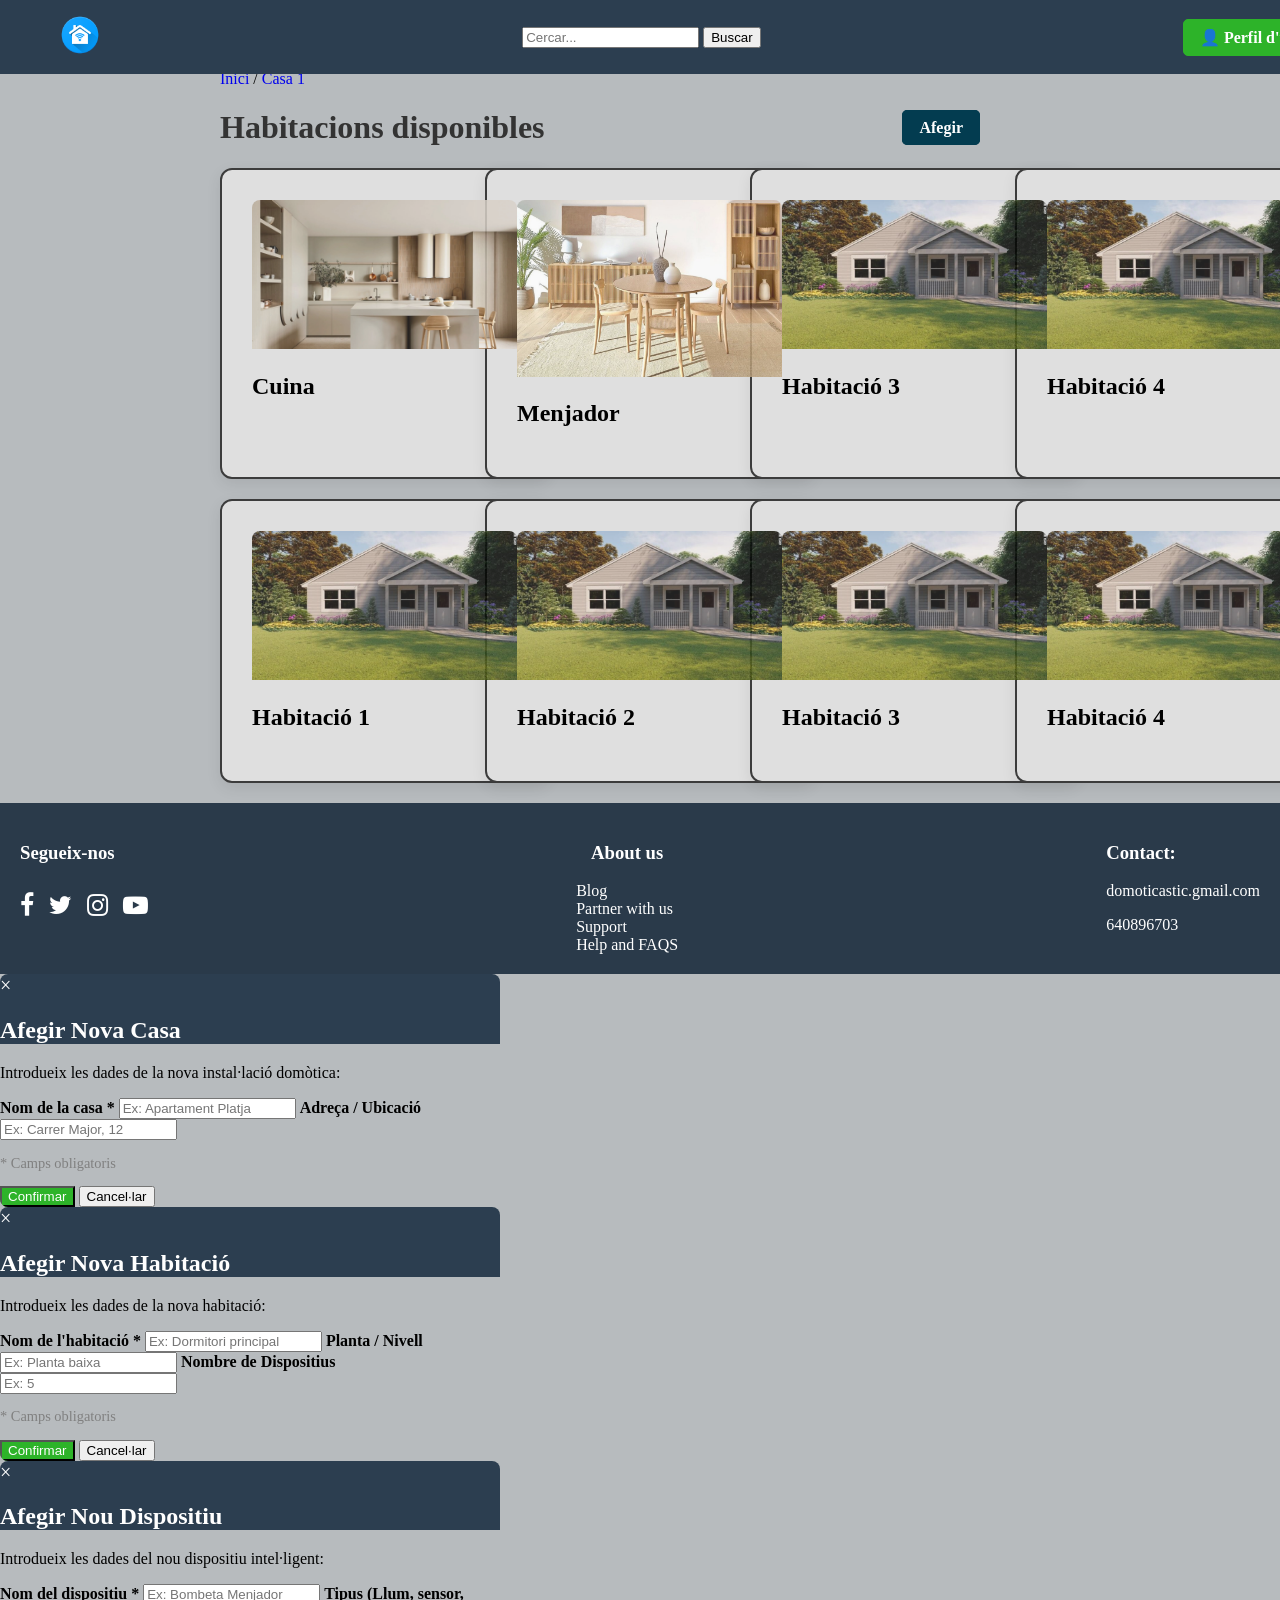
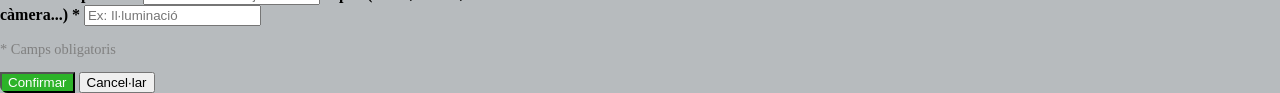
<file: index.html>
<!DOCTYPE html>
<html lang="ca">
  <head>
    <meta name="viewport" content="width=device-width, initial-scale=1">
<link rel="stylesheet" href="https://www.w3schools.com/w3css/5/w3.css">
<link rel="stylesheet" href="https://cdnjs.cloudflare.com/ajax/libs/font-awesome/4.7.0/css/font-awesome.min.css">

    <link rel="stylesheet" href="styles.css" />
    <title>Inici</title>
  </head>

<body>
    <div class="wrapper">
    <header>
        
      <a href="main.html"> <img src="domotica.png" alt="logo" height="40" width="40"> </a>

      <form>
        <input type="text" name="buscar" placeholder="Cercar..."></input>
        <button type="submit">Buscar</button>
      </form>

      <a href="perfil.html" class="boto-perfil" target="_blank">👤 Perfil d'usuari</a>
    
    </header>
<div id="mySidebar" class="w3-sidebar w3-bar-block w3-card w3-collapse" style="top: 70.5px; bottom: 186px; display: none; z-index: 1;">
        <div class="w3-bar-item w3-button" onclick="myAccFunc()">
  <a href="main.html">Casa 1</a> <i class="fa fa-caret-down"></i></div>
  <div id="demoAcc" class="w3-hide w3-white w3-card-4">
    <a href="habitacio1" class="w3-bar-item w3-button">Habitació 1</a>
    <a href="habitacio2" class="w3-bar-item w3-button">Habitació 2</a>
    <a href="habitacio3" class="w3-bar-item w3-button">Habitació 3</a>
    <a href="habitacio4" class="w3-bar-item w3-button">Habitació 4</a>
  </div>
<div class="w3-bar-item w3-button" onclick="myAccFunc2()">
  <a href="casa2.html">Casa 2</a> <i class="fa fa-caret-down"></i></div>
  <div id="demoAcc2" class="w3-hide w3-white w3-card-4">
    <a href="habitacio1" class="w3-bar-item w3-button">Habitació 1</a>
    <a href="habitacio2" class="w3-bar-item w3-button">Habitació 2</a>
    <a href="habitacio3" class="w3-bar-item w3-button">Habitació 3</a>
    <a href="habitacio4" class="w3-bar-item w3-button">Habitació 4</a>
  </div>
  <div class="w3-bar-item w3-button" onclick="myAccFunc3()">
  <a href="main.html">Casa 3</a> <i class="fa fa-caret-down"></i></div>
  <div id="demoAcc3" class="w3-hide w3-white w3-card-4">
    <a href="habitacio1" class="w3-bar-item w3-button">Habitació 1</a>
    <a href="habitacio2" class="w3-bar-item w3-button">Habitació 2</a>
    <a href="habitacio3" class="w3-bar-item w3-button">Habitació 3</a>
    <a href="habitacio4" class="w3-bar-item w3-button">Habitació 4</a>
  </div>
<div class="w3-bar-item w3-button" onclick="myAccFunc4()">
  <a href="casa2">Casa 4</a> <i class="fa fa-caret-down"></i></div>
  <div id="demoAcc4" class="w3-hide w3-white w3-card-4">
    <a href="habitacio1" class="w3-bar-item w3-button">Habitació 1</a>
    <a href="habitacio2" class="w3-bar-item w3-button">Habitació 2</a>
    <a href="habitacio3" class="w3-bar-item w3-button">Habitació 3</a>
    <a href="habitacio4" class="w3-bar-item w3-button">Habitació 4</a>
  </div>
    </div>

<div class="w3-col" style="margin-left: 200px; padding-left: 20px; flex: 1;">
    <main>
      <div class="fil-ariadna" style="color: black;">
        <a href="main.html">Inici</a> / <a href="main.html">Casa 1</a>
      </div>
      
      <div class="main-top-bar">
        <h1>Habitacions disponibles</h1>
        <nav class="menu-add" style="margin-right: 300px">
          <ul>
            <li class="dropdown">
              <a href="#" class="dropbtn">Afegir</a>
              <ul class="dropdown-content">
                <li><a href="#" onclick="document.getElementById('modalCasa').style.display='block'">Afegir casa</a></li>
                <li><a href="#" onclick="document.getElementById('modalHabitacio').style.display='block'">Afegir habitació</a></li>
                <li><a href="#" onclick="document.getElementById('modalDispositiu').style.display='block'">Afegir dispositiu</a></li>
              </ul>
            </li>
          </ul>
        </nav>
      </div>
      
      <div class="grid-habitacions">
          
        <section class="habitacio-card" style="width:100%; max-width:320px;" onclick="window.location.href='habitació1.html'">
          <div class="w3-card-4 test">
            <img src="cocina.jpeg" alt="Habitació" style="width:100%; opacity:0.85; border-radius: 8px 8px 0 0;">
            <div class="w3-container w3-center">
              <h2><b> Cuina </b></h2>    
            </div>
          </div>
        </section>

        <section class="habitacio-card" style="width:100%; max-width:320px;">
          <div class="w3-card-4 test">
            <img src="comedor.jpg" alt="Habitació" style="width:100%; opacity:0.85; border-radius: 8px 8px 0 0;">
            <div class="w3-container w3-center">
              <h2><b> Menjador </b></h2>    
            </div>
          </div>
        </section>

        <section class="habitacio-card" style="width:100%; max-width:320px;">
          <div class="w3-card-4 test">
            <img src="casa1.jpeg" alt="Habitació" style="width:100%; opacity:0.85; border-radius: 8px 8px 0 0;">
            <div class="w3-container w3-center">
              <h2><b>Habitació 3</b></h2>    
            </div>
          </div>
        </section>

        <section class="habitacio-card" style="width:100%; max-width:320px;">
          <div class="w3-card-4 test">
            <img src="casa1.jpeg" alt="Habitació" style="width:100%; opacity:0.85; border-radius: 8px 8px 0 0;">
            <div class="w3-container w3-center">
              <h2><b>Habitació 4</b></h2>    
            </div>
          </div>
        </section>

      </div> 
    <div class="grid-habitacions">
          
        <section class="habitacio-card" style="width:100%; max-width:320px;">
          <div class="w3-card-4 test">
            <img src="casa1.jpeg" alt="Habitació" style="width:100%; opacity:0.85; border-radius: 8px 8px 0 0;">
            <div class="w3-container w3-center">
              <h2><b>Habitació 1</b></h2>    
            </div>
          </div>
        </section>

        <section class="habitacio-card" style="width:100%; max-width:320px;">
          <div class="w3-card-4 test">
            <img src="casa1.jpeg" alt="Habitació" style="width:100%; opacity:0.85; border-radius: 8px 8px 0 0;">
            <div class="w3-container w3-center">
              <h2><b>Habitació 2</b></h2>    
            </div>
          </div>
        </section>

        <section class="habitacio-card" style="width:100%; max-width:320px;">
          <div class="w3-card-4 test">
            <img src="casa1.jpeg" alt="Habitació" style="width:100%; opacity:0.85; border-radius: 8px 8px 0 0;">
            <div class="w3-container w3-center">
              <h2><b>Habitació 3</b></h2>    
            </div>
          </div>
        </section>

        <section class="habitacio-card" style="width:100%; max-width:320px;">
          <div class="w3-card-4 test">
            <img src="casa1.jpeg" alt="Habitació" style="width:100%; opacity:0.85; border-radius: 8px 8px 0 0;">
            <div class="w3-container w3-center">
              <h2><b>Habitació 4</b></h2>    
            </div>
          </div>
        </section>

      </div> 
    </main>
    </div>
    
    <footer class="footer" >
      <div class="footer_socialmedia">
    <h3>Segueix-nos</h3>
    <div class="footer_icons">
        <a href="#"><i class="fa fa-facebook"></i></a>
        <a href="#"><i class="fa fa-twitter"></i></a>
        <a href="#"><i class="fa fa-instagram"></i></a>
        <a href="#"><i class="fa fa-youtube-play"></i></a>
    </div>
</div>
      <div class="footer_section">
        <h3>About us</h3>
      <ul class="footer_links">
          <li>
            <a href="/US/about"> Blog </a>
          </li>
          <li>
            <a href="/US/about"> Partner with us </a>
          </li>
          <li>
            <a href="/US/about"> Support </a>
          </li>
          <li>
            <a href="/US/about"> Help and FAQS </a>
          </li>
      </ul>
      </div>
      <div class="footer_contact">
        <h3>Contact:</h3>
        <p>domoticastic.gmail.com
        </p>
        <p>640896703</p>
        </div>
    </footer>
    
    <script>
function myAccFunc() {
  var x = document.getElementById("demoAcc");
  if (x.className.indexOf("w3-show") == -1) {
    x.className += " w3-show";
    x.previousElementSibling.className += " w3-blue";
  } else { 
    x.className = x.className.replace(" w3-show", "");
    x.previousElementSibling.className = 
    x.previousElementSibling.className.replace(" w3-blue", "");
  }
}

function myAccFunc3() {
  var x = document.getElementById("demoAcc3");
  if (x.className.indexOf("w3-show") == -1) {
    x.className += " w3-show";
    x.previousElementSibling.className += " w3-grey";
  } else { 
    x.className = x.className.replace(" w3-show", "");
    x.previousElementSibling.className = 
    x.previousElementSibling.className.replace(" w3-grey", "");
  }
}

function myAccFunc2() {
  var x = document.getElementById("demoAcc2");
  if (x.className.indexOf("w3-show") == -1) {
    x.className += " w3-show";
    x.previousElementSibling.className += " w3-grey";
  } else { 
    x.className = x.className.replace(" w3-show", "");
    x.previousElementSibling.className = 
    x.previousElementSibling.className.replace(" w3-grey", "");
  }
}

function myAccFunc4() {
  var x = document.getElementById("demoAcc4");
  if (x.className.indexOf("w3-show") == -1) {
    x.className += " w3-show";
    x.previousElementSibling.className += " w3-grey";
  } else { 
    x.className = x.className.replace(" w3-show", "");
    x.previousElementSibling.className = 
    x.previousElementSibling.className.replace(" w3-grey", "");
  }
}

function myDropFunc() {
  var x = document.getElementById("demoDrop");
  if (x.className.indexOf("w3-show") == -1) {
    x.className += " w3-show";
    x.previousElementSibling.className += " w3-green";
  } else { 
    x.className = x.className.replace(" w3-show", "");
    x.previousElementSibling.className = 
    x.previousElementSibling.className.replace(" w3-green", "");
  }
}

function openNav() {
  document.getElementById("mySidebar").style.display = "block";
}

function closeNav() {
  document.getElementById("mySidebar").style.display = "none";
}
</script>

    </div>
  <div id="modalCasa" class="w3-modal">
    <div class="w3-modal-content w3-card-4 w3-animate-top" style="max-width:500px; border-radius: 8px; overflow: hidden;">
    
      <div class="w3-container" style="background-color: rgb(44, 62, 80); color: white;"> 
        <span onclick="document.getElementById('modalCasa').style.display='none'" 
        class="w3-button w3-display-topright" style="font-size: 20px;">&times;</span>
        <h2>Afegir Nova Casa</h2>
      </div>

      <div class="w3-container w3-padding-16">
        <p style="margin-top: 0;">Introdueix les dades de la nova instal·lació domòtica:</p>
        
        <label><b>Nom de la casa *</b></label>
        <input class="w3-input w3-border w3-margin-bottom w3-round" type="text" placeholder="Ex: Apartament Platja">
        
        <label><b>Adreça / Ubicació</b></label>
        <input class="w3-input w3-border w3-round" type="text" placeholder="Ex: Carrer Major, 12">
        <p style="font-size: 0.9em; color: gray;">* Camps obligatoris</p>
      </div>

      <div class="w3-container w3-padding-16 w3-light-grey w3-center">
        <button onclick="document.getElementById('modalCasa').style.display='none'" class="w3-button w3-round" style="background-color: rgb(45, 179, 41); color: white;">Confirmar</button>
        <button onclick="document.getElementById('modalCasa').style.display='none'" class="w3-button w3-red w3-round">Cancel·lar</button>
      </div>

    </div>
  </div>

  <div id="modalHabitacio" class="w3-modal">
    <div class="w3-modal-content w3-card-4 w3-animate-top" style="max-width:500px; border-radius: 8px; overflow: hidden;">
      
      <div class="w3-container" style="background-color: rgb(44, 62, 80); color: white;"> 
        <span onclick="document.getElementById('modalHabitacio').style.display='none'" 
        class="w3-button w3-display-topright" style="font-size: 20px;">&times;</span>
        <h2>Afegir Nova Habitació</h2>
      </div>

      <div class="w3-container w3-padding-16">
        <p style="margin-top: 0;">Introdueix les dades de la nova habitació:</p>
        
        <label><b>Nom de l'habitació *</b></label>
        <input class="w3-input w3-border w3-margin-bottom w3-round" type="text" placeholder="Ex: Dormitori principal">
        
        <label><b>Planta / Nivell</b></label>
        <input class="w3-input w3-border w3-round w3-margin-bottom" type="text" placeholder="Ex: Planta baixa">

        <label><b>Nombre de Dispositius</b></label>
        <input class="w3-input w3-border w3-round" type="text" placeholder="Ex: 5">
        <p style="font-size: 0.9em; color: gray;">* Camps obligatoris</p>
      </div>

      <div class="w3-container w3-padding-16 w3-light-grey w3-center">
        <button onclick="document.getElementById('modalHabitacio').style.display='none'" class="w3-button w3-round" style="background-color: rgb(45, 179, 41); color: white;">Confirmar</button>
        <button onclick="document.getElementById('modalHabitacio').style.display='none'" class="w3-button w3-red w3-round">Cancel·lar</button>
      </div>

    </div>
  </div>

  <div id="modalDispositiu" class="w3-modal">
    <div class="w3-modal-content w3-card-4 w3-animate-top" style="max-width:500px; border-radius: 8px; overflow: hidden;">
      
      <div class="w3-container" style="background-color: rgb(44, 62, 80); color: white;"> 
        <span onclick="document.getElementById('modalDispositiu').style.display='none'" 
        class="w3-button w3-display-topright" style="font-size: 20px;">&times;</span>
        <h2>Afegir Nou Dispositiu</h2>
      </div>

      <div class="w3-container w3-padding-16">
        <p style="margin-top: 0;">Introdueix les dades del nou dispositiu intel·ligent:</p>
        
        <label><b>Nom del dispositiu *</b></label>
        <input class="w3-input w3-border w3-margin-bottom w3-round" type="text" placeholder="Ex: Bombeta Menjador">
        
        <label><b>Tipus (Llum, sensor, càmera...) *</b></label>
        <input class="w3-input w3-border w3-round" type="text" placeholder="Ex: Il·luminació">
        <p style="font-size: 0.9em; color: gray;">* Camps obligatoris</p>
      </div>

      <div class="w3-container w3-padding-16 w3-light-grey w3-center">
        <button onclick="document.getElementById('modalDispositiu').style.display='none'" class="w3-button w3-round" style="background-color: rgb(45, 179, 41); color: white;">Confirmar</button>
        <button onclick="document.getElementById('modalDispositiu').style.display='none'" class="w3-button w3-red w3-round">Cancel·lar</button>
      </div>

    </div>
  </div>

</body>
</file>
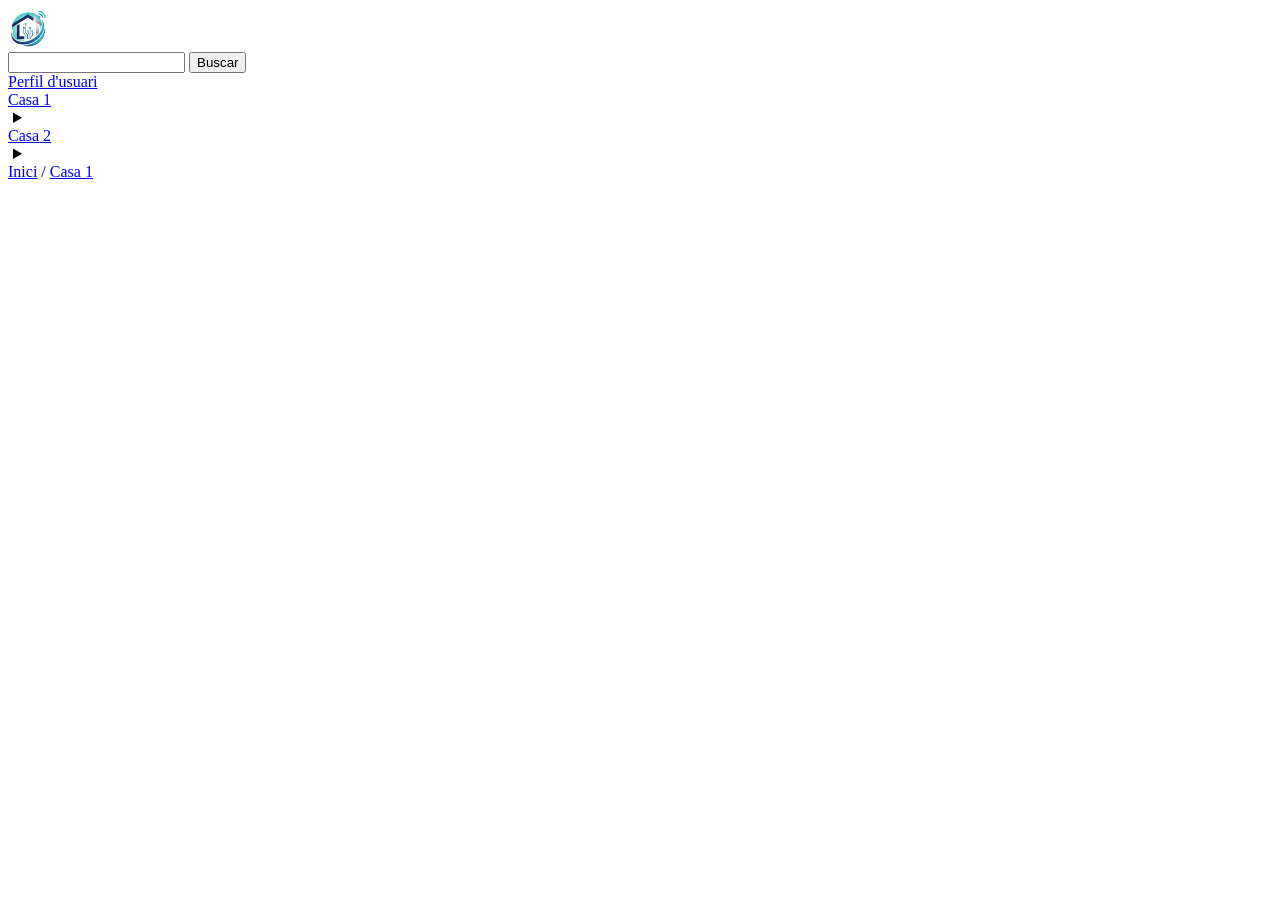
<file: casa1.html>
<!DOCTYPE html>
<html lang="ca">
<head>
    <title>Inici</title>
</head>
<body>
<header>
    <a href="main.html"> <img src="logo.png" alt="logo" height="40" width="40"> </a>

    <form>
        <input type="text" name="buscar">
        <button type="submit">Buscar</button>
    </form>  

    <a href="perfil.html">Perfil d'usuari</a>
</header>

    <section id="sidebar-left">
    
        <a href="casa1.html">Casa 1</a>
        <details>
            <summary style="margin-left: 5px;"></summary>
            <ul>
                <li><a href="habitacio1.html">Habitació 1</a> </li>
                <li><a href="habitacio2.html">Habitació 2</a> </li>
                <li><a href="habitacio3.html">Habitació 3</a> </li>
                <li><a href="habitacio4.html">Habitació 4</a> </li>
            </ul>
        </details>
        <a href="casa2.html">Casa 2</a>
        <details>
            <summary style="margin-left: 5px;"></summary>
            <ul>
                <li><a href="habitacio1_2.html">Habitació 1</a> </li>
                <li><a href="habitacio2_2.html">Habitació 2</a> </li>
                <li><a href="habitacio3_2.html">Habitació 3</a> </li>
                <li><a href="habitacio4_2.html">Habitació 4</a> </li>
            </ul>
        </details>
    </section>

    <main>
        <div id="fil-ariadna">
            <a href="main.html">Inici</a> / <a href="casa1.html">Casa 1</a>
        </div>
    </main>


    
</body>
</file>
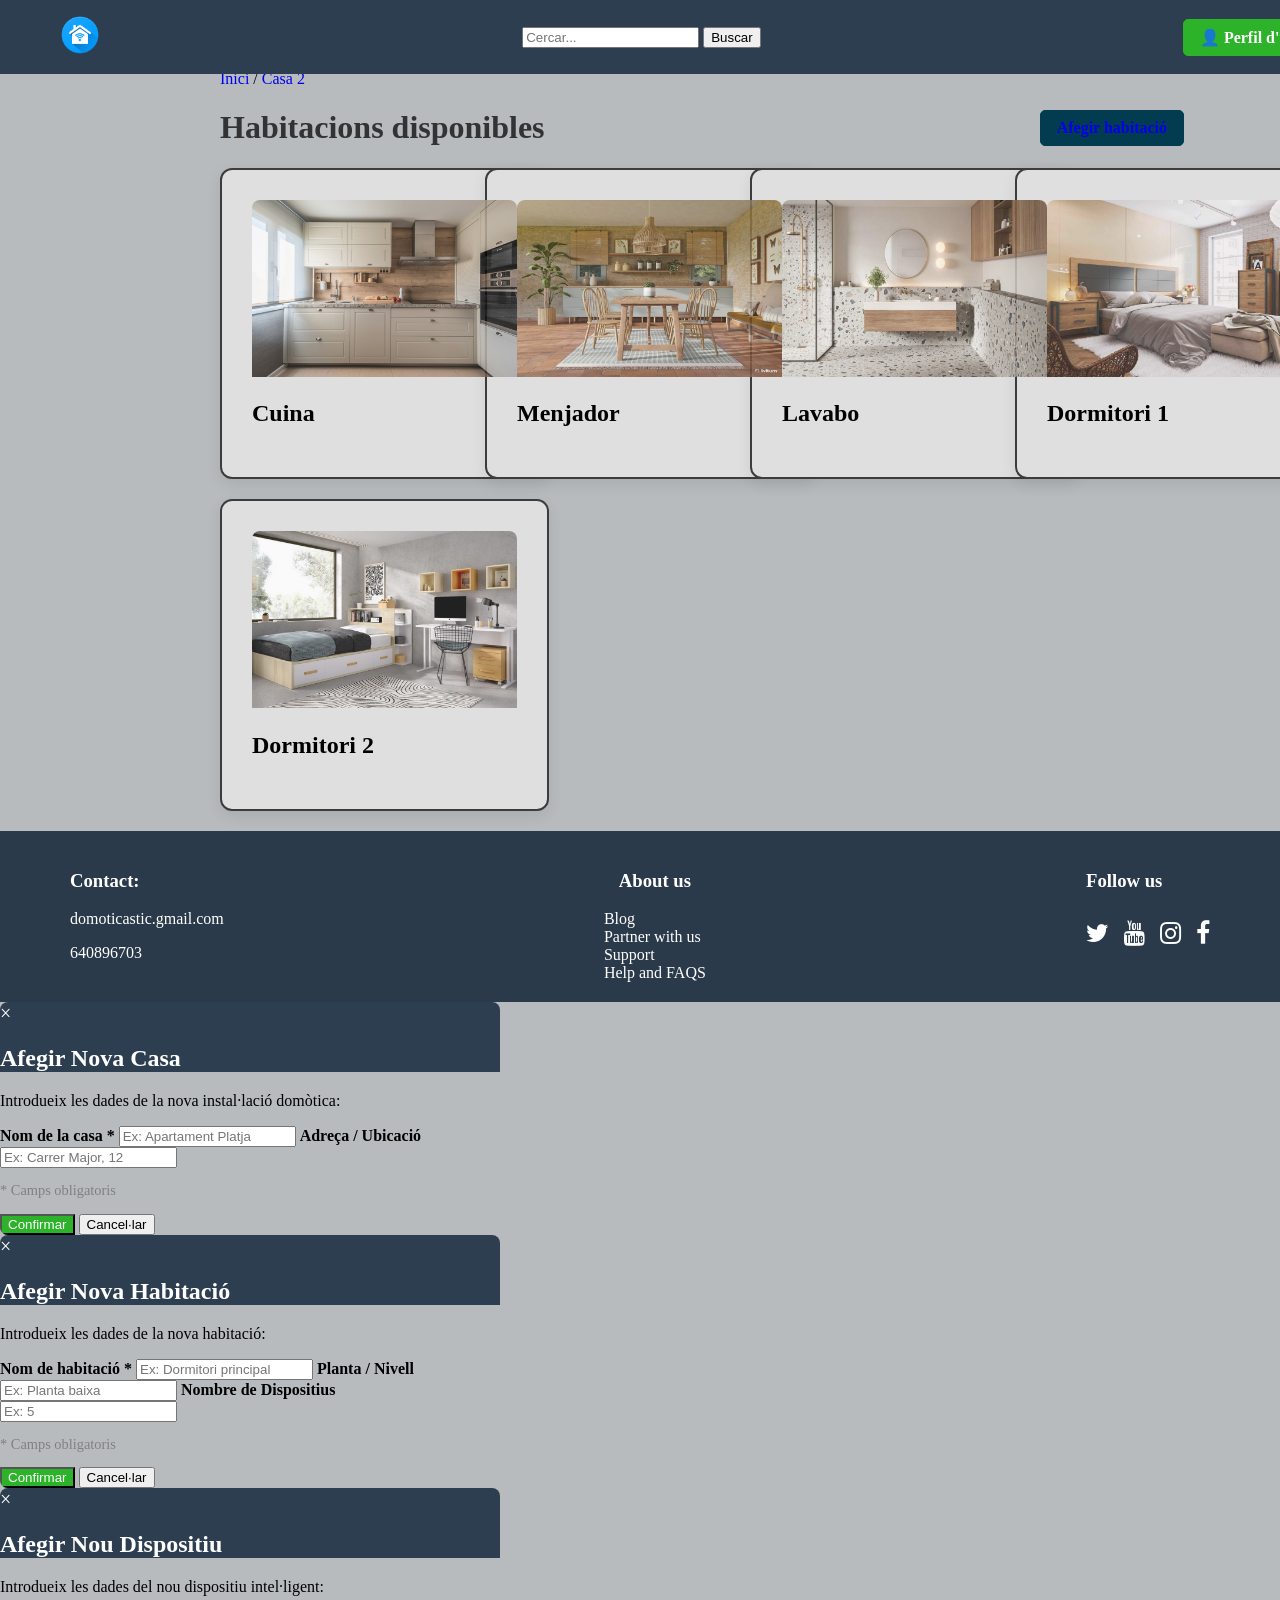
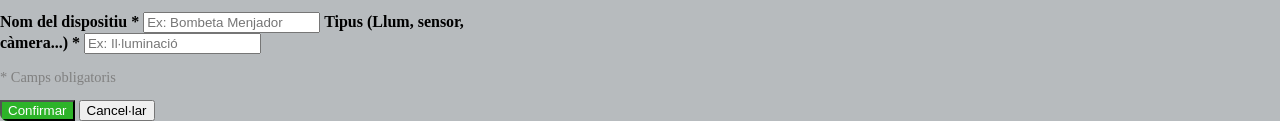
<file: casa2.html>
<!DOCTYPE html>
<html lang="ca">
  <head>
    <meta name="viewport" content="width=device-width, initial-scale=1">
    <link rel="stylesheet" href="https://www.w3schools.com/w3css/5/w3.css">
    <link rel="stylesheet" href="https://cdnjs.cloudflare.com/ajax/libs/font-awesome/4.7.0/css/font-awesome.min.css">
    
    <link rel="stylesheet" href="styles.css" />
    <title>Inici</title>
  </head>
  
  <body>
    <div class="wrapper">
      <header>
        
	<a href="main.html"> <img src="domotica.png" alt="logo" height="40" width="40"> </a>
	
	<form>
          <input type="text" name="buscar" placeholder="Cercar..."></input>
          <button type="submit">Buscar</button>
	</form>
	
	<a href="perfil.html" class="boto-perfil">👤 Perfil d'usuari</a>
	
      </header>
      <div id="mySidebar" class="w3-sidebar w3-bar-block w3-card w3-collapse" style="top: 70.5px; bottom: 186px; display: none; z-index: 1;">
        <div class="w3-bar-item w3-button" onclick="myAccFunc()">
	  <a href="main.html">Casa 1</a> <i class="fa fa-caret-down"></i></div>
	<div id="demoAcc" class="w3-hide w3-white w3-card-4">
	  <a href="habitació1.html" class="w3-bar-item w3-button">Cuina</a>
	  <a href="habitació1.html" class="w3-bar-item w3-button">Menjador</a>
	  <a href="habitació1.html" class="w3-bar-item w3-button">Lavabo 1</a>
	  <a href="habitació1.html" class="w3-bar-item w3-button">Lavabo 2</a>
	  <a href="habitació1.html" class="w3-bar-item w3-button">Dormitori 1</a>
	  <a href="habitació1.html" class="w3-bar-item w3-button">Dormitori 2</a>
	  <a href="habitació1.html" class="w3-bar-item w3-button">Dormitori 3</a>
	  <a href="habitació1.html" class="w3-bar-item w3-button">Balcó</a>
	</div>
	<div class="w3-bar-item w3-button" onclick="myAccFunc2()">
	  <a href="casa2.html">Casa 2</a> <i class="fa fa-caret-down"></i></div>
	<div id="demoAcc2" class="w3-hide w3-white w3-card-4">
	  <a href="habitació1.html" class="w3-bar-item w3-button">Cuina</a>
	  <a href="habitació1.html" class="w3-bar-item w3-button">Menjador</a>
	  <a href="habitació1.html" class="w3-bar-item w3-button">Lavabo </a>
	  <a href="habitació1.html" class="w3-bar-item w3-button">Dormitori 1</a>
	  <a href="habitació1.html" class="w3-bar-item w3-button">Dormitori 2</a>
	</div>
	<div class="w3-bar-item w3-button" onclick="myAccFunc3()">
	  <a href="main.html">Casa 3</a> <i class="fa fa-caret-down"></i></div>
	<div id="demoAcc3" class="w3-hide w3-white w3-card-4">
	  <a href="habitació1.html" class="w3-bar-item w3-button">Cuina</a>
	  <a href="habitació1.html" class="w3-bar-item w3-button">Menjador</a>
	  <a href="habitació1.html" class="w3-bar-item w3-button">Dormitori 1</a>
	  <a href="habitació1.html" class="w3-bar-item w3-button">Lavabo</a>
	</div>
	<div class="w3-bar-item w3-button" onclick="myAccFunc4()">
	  <a href="main.html">Casa 4</a> <i class="fa fa-caret-down"></i></div>
	<div id="demoAcc4" class="w3-hide w3-white w3-card-4">
	  <a href="habitació1.html" class="w3-bar-item w3-button">Cuina</a>
	  <a href="habitació1.html" class="w3-bar-item w3-button">Menjador</a>
	  <a href="habitació1.html" class="w3-bar-item w3-button">Dormitori 1</a>
	  <a href="habitació1.html" class="w3-bar-item w3-button">Lavabo</a>
	  <a href="habitació1.html" class="w3-bar-item w3-button">Balcó</a>
	</div>
      </div>
      
      <div class="w3-col">
	<main>
	  <div class="fil-ariadna" style="color: black;">
            <a href="inici.html">Inici</a> / <a href="casa2.html">Casa 2</a>
	  </div>
	  
	  <div class="main-top-bar">
            <h1>Habitacions disponibles</h1>
            <nav class="menu-add" style="margin-right: 6em">
              <ul>
		<li class="afegir">
		    <a href="#" onclick="document.getElementById('modalHabitacio').style.display='block'">Afegir habitació</a>
		</li>
              </ul>
            </nav>
	  </div>
	  
	  <div class="grid-habitacions">
            
            <section class="habitacio-card" style="width:100%; max-width:320px;" onclick="window.location.href='habitació1.html'">
              <div class="w3-card-4 test">
		<img src="cocina2.jpg" alt="Habitació" style="width:100%; opacity:0.85; border-radius: 8px 8px 0 0;">
		<div class="w3-container w3-center">
		  <h2><b> Cuina </b></h2>    
		</div>
              </div>
            </section>
	    
            <section class="habitacio-card" style="width:100%; max-width:320px;" onclick="window.location.href='habitació1.html'">
              <div class="w3-card-4 test">
		<img src="comedor2.jpg" alt="Habitació" style="width:100%; opacity:0.85; border-radius: 8px 8px 0 0;">
		<div class="w3-container w3-center">
		  <h2><b> Menjador </b></h2>    
		</div>
              </div>
            </section>
	    
            <section class="habitacio-card" style="width:100%; max-width:320px;" onclick="window.location.href='habitació1.html'">
              <div class="w3-card-4 test">
		<img src="baño2.1.jpg" alt="Habitació" style="width:100%; opacity:0.85; border-radius: 8px 8px 0 0;">
		<div class="w3-container w3-center">
		  <h2><b>Lavabo</b></h2>    
		</div>
              </div>
            </section>
	    
	     <section class="habitacio-card" style="width:100%; max-width:320px;" onclick="window.location.href='habitació1.html'">
              <div class="w3-card-4 test">
		<img src="dormitorio2.1.jpg" alt="Habitació" style="width:100%; opacity:0.85; border-radius: 8px 8px 0 0;">
		<div class="w3-container w3-center">
		  <h2><b>Dormitori 1</b></h2>    
		</div>
              </div>
             </section>
	     
	     <section class="habitacio-card" style="width:100%; max-width:320px;" onclick="window.location.href='habitació1.html'">
              <div class="w3-card-4 test">
		<img src="dormitorio2.2.jpg" alt="Habitació" style="width:100%; opacity:0.85; border-radius: 8px 8px 0 0;">
		<div class="w3-container w3-center">
		  <h2><b>Dormitori 2</b></h2>    
		</div>
              </div>
            </section>
 
	</main>
      </div>
      
      <footer class="footer" >
	<div class="footer_contact">
          <h3>Contact:</h3>
          <p>domoticastic.gmail.com
          </p>
          <p>640896703</p>
        </div>
	<div class="footer_section">
          <h3>About us</h3>
	  <ul class="footer_links">
          <li>
            <a href="/US/about"> Blog </a>
          </li>
          <li>
            <a href="/US/about"> Partner with us </a>
          </li>
          <li>
            <a href="/US/about"> Support </a>
          </li>
          <li>
            <a href="/US/about"> Help and FAQS </a>
          </li>
	  </ul>
	</div>
	<div class="footer_socialmedia">
	  <h3>Follow us</h3>
	  <ul class="footer_icons">
            <li>
              <a href="https://x.com" target="_blank"><i class="fa fa-brands fa-twitter"></i></a>                
            </li>
            <li>
              <a href="https://youtube.com" target="_blank"> <i class="fa fa-brands fa-youtube"></i></a> 
            </li>
            <li>
              <a href="https://instagram.com" target="_blank"> <i class="fa fa-brands fa-instagram"></i></a>
        </li>
            <li>
              <a href="https://facebook.com" target="_blank"><i class="fa fa-brands fa-facebook"></i></a>
            </li>
	  </ul>
	</div>
	
    </footer>
      
    </div>
    <div id="modalCasa" class="w3-modal">
      <div class="w3-modal-content w3-card-4 w3-animate-top" style="max-width:500px; border-radius: 8px; overflow: hidden;">
	
	<div class="w3-container" style="background-color: rgb(44, 62, 80); color: white;"> 
          <span onclick="document.getElementById('modalCasa').style.display='none'" 
        class="w3-button w3-display-topright" style="font-size: 20px;">&times;</span>
          <h2>Afegir Nova Casa</h2>
	</div>
	
	<div class="w3-container w3-padding-16">
          <p style="margin-top: 0;">Introdueix les dades de la nova instal·lació domòtica:</p>
          
          <label><b>Nom de la casa *</b></label>
          <input class="w3-input w3-border w3-margin-bottom w3-round" type="text" placeholder="Ex: Apartament Platja">
          
          <label><b>Adreça / Ubicació</b></label>
        <input class="w3-input w3-border w3-round" type="text" placeholder="Ex: Carrer Major, 12">
          <p style="font-size: 0.9em; color: gray;">* Camps obligatoris</p>
	</div>
	
	<div class="w3-container w3-padding-16 w3-light-grey w3-center">
          <button onclick="document.getElementById('modalCasa').style.display='none'" class="w3-button w3-round" style="background-color: rgb(45, 179, 41); color: white;">Confirmar</button>
        <button onclick="document.getElementById('modalCasa').style.display='none'" class="w3-button w3-red w3-round">Cancel·lar</button>
	</div>
	
      </div>
    </div>
    
    <div id="modalHabitacio" class="w3-modal">
      <div class="w3-modal-content w3-card-4 w3-animate-top" style="max-width:500px; border-radius: 8px; overflow: hidden;">
	
	<div class="w3-container" style="background-color: rgb(44, 62, 80); color: white;"> 
          <span onclick="document.getElementById('modalHabitacio').style.display='none'" 
		class="w3-button w3-display-topright" style="font-size: 20px;">&times;</span>
          <h2>Afegir Nova Habitació</h2>
	</div>
	
      <div class="w3-container w3-padding-16">
        <p style="margin-top: 0;">Introdueix les dades de la nova habitació:</p>
        
        <label><b>Nom de habitació *</b></label>
        <input class="w3-input w3-border w3-margin-bottom w3-round" type="text" placeholder="Ex: Dormitori principal">
        
        <label><b>Planta / Nivell</b></label>
        <input class="w3-input w3-border w3-round w3-margin-bottom" type="text" placeholder="Ex: Planta baixa">
	
        <label><b>Nombre de Dispositius</b></label>
        <input class="w3-input w3-border w3-round" type="text" placeholder="Ex: 5">
        <p style="font-size: 0.9em; color: gray;">* Camps obligatoris</p>
      </div>
      
      <div class="w3-container w3-padding-16 w3-light-grey w3-center">
        <button onclick="document.getElementById('modalHabitacio').style.display='none'" class="w3-button w3-round" style="background-color: rgb(45, 179, 41); color: white;">Confirmar</button>
        <button onclick="document.getElementById('modalHabitacio').style.display='none'" class="w3-button w3-red w3-round">Cancel·lar</button>
      </div>
      
    </div>
    </div>

    <div id="modalDispositiu" class="w3-modal">
      <div class="w3-modal-content w3-card-4 w3-animate-top" style="max-width:500px; border-radius: 8px; overflow: hidden;">
	
	<div class="w3-container" style="background-color: rgb(44, 62, 80); color: white;"> 
          <span onclick="document.getElementById('modalDispositiu').style.display='none'" 
		class="w3-button w3-display-topright" style="font-size: 20px;">&times;</span>
          <h2>Afegir Nou Dispositiu</h2>
	</div>
	
	<div class="w3-container w3-padding-16">
          <p style="margin-top: 0;">Introdueix les dades del nou dispositiu intel·ligent:</p>
          
          <label><b>Nom del dispositiu *</b></label>
          <input class="w3-input w3-border w3-margin-bottom w3-round" type="text" placeholder="Ex: Bombeta Menjador">
          
          <label><b>Tipus (Llum, sensor, càmera...) *</b></label>
          <input class="w3-input w3-border w3-round" type="text" placeholder="Ex: Il·luminació">
          <p style="font-size: 0.9em; color: gray;">* Camps obligatoris</p>
	</div>
	
      <div class="w3-container w3-padding-16 w3-light-grey w3-center">
        <button onclick="document.getElementById('modalDispositiu').style.display='none'" class="w3-button w3-round" style="background-color: rgb(45, 179, 41); color: white;">Confirmar</button>
        <button onclick="document.getElementById('modalDispositiu').style.display='none'" class="w3-button w3-red w3-round">Cancel·lar</button>
      </div>
      
      </div>
      
      <script src="script.js"></script>    </div>
  </body>
</html>
</file>
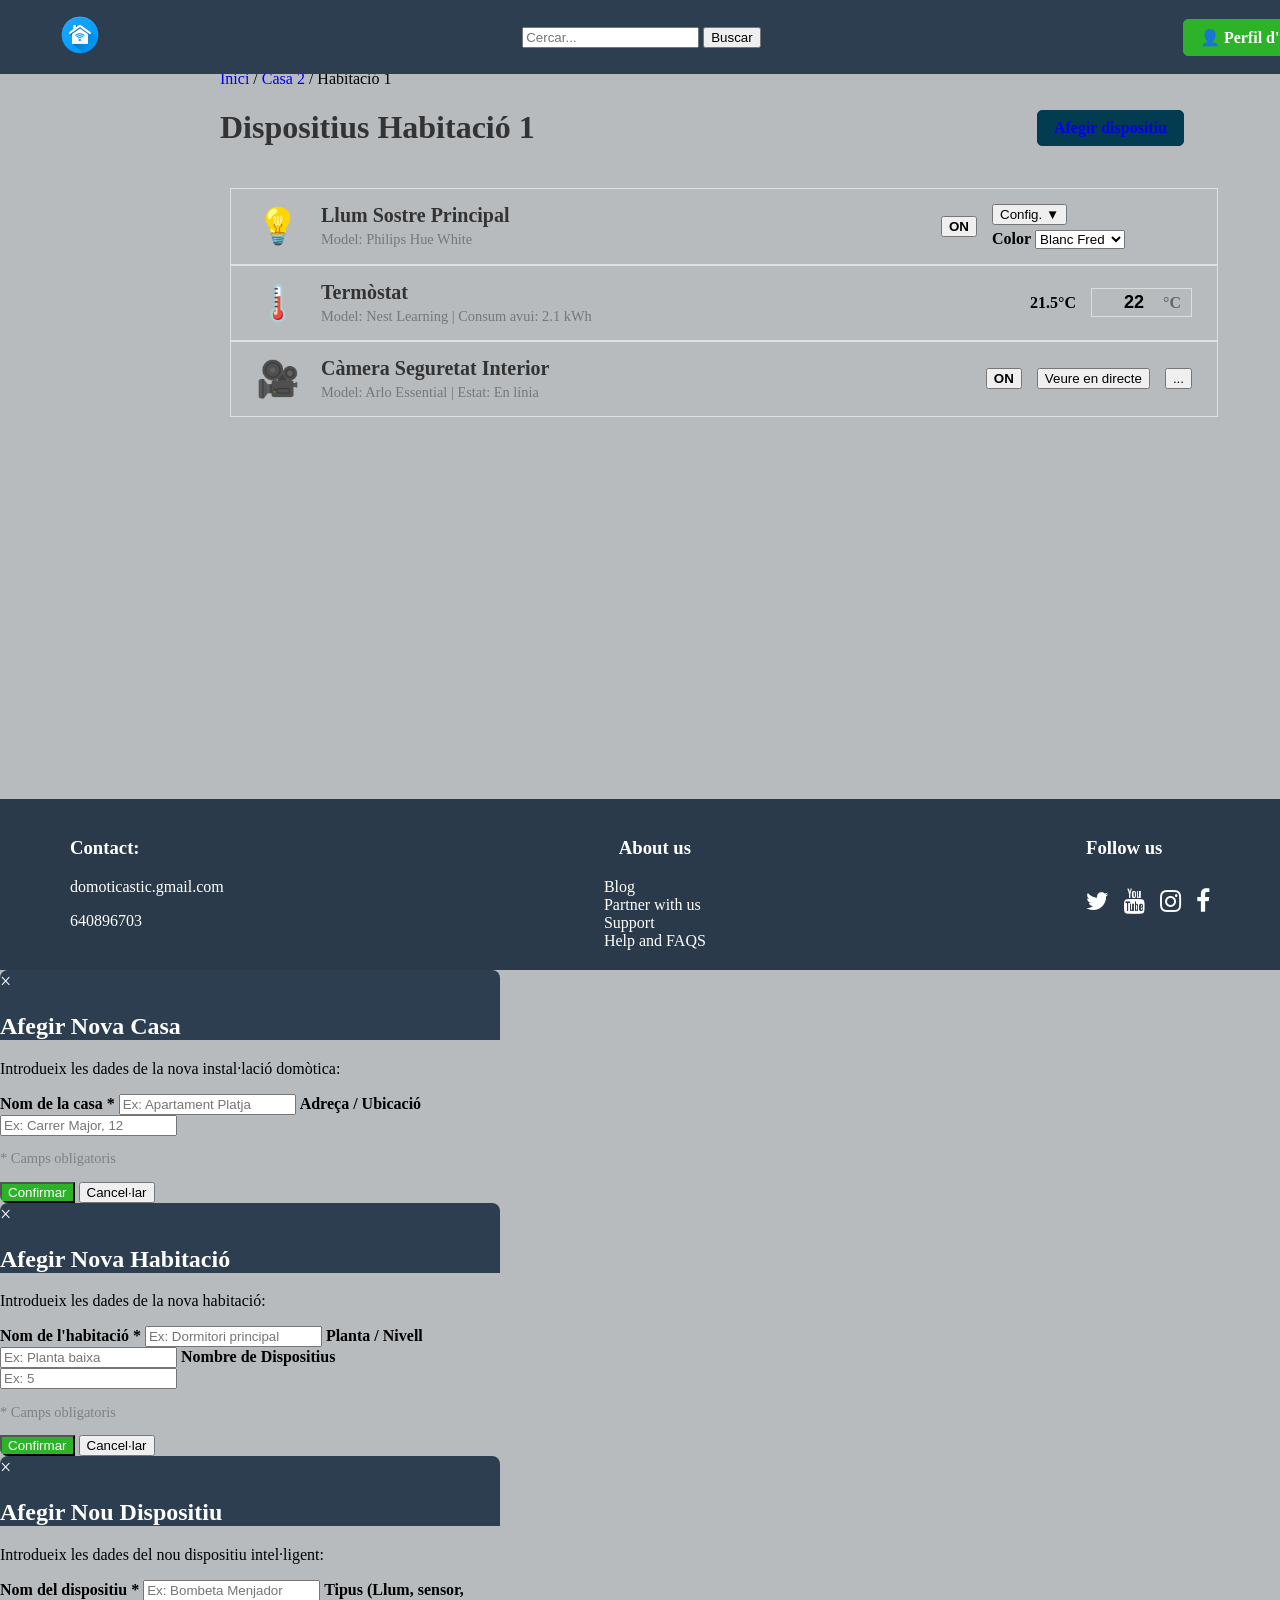
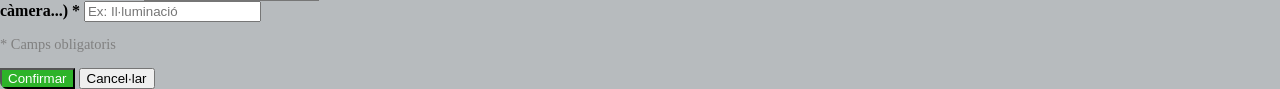
<file: habitació1.html>
<!DOCTYPE html>
<html lang="ca">
  <head>
    <meta name="viewport" content="width=device-width, initial-scale=1">
    <link rel="stylesheet" href="https://www.w3schools.com/w3css/5/w3.css">
    <link rel="stylesheet" href="https://cdnjs.cloudflare.com/ajax/libs/font-awesome/4.7.0/css/font-awesome.min.css">
    <link rel="stylesheet" href="styles.css" />
    <title>Habitació 1</title>
  </head>
  
<body>
    <div class="wrapper">
    
    <header>
      <a href="main.html"> <img src="domotica.png" alt="logo" height="40" width="40"> </a>
      <form>
        <input type="text" name="buscar" placeholder="Cercar..."></input>
        <button type="submit">Buscar</button>
      </form>
      <a href="perfil.html" class="boto-perfil">👤 Perfil d'usuari</a>
          </header>
      <div id="mySidebar" class="w3-sidebar w3-bar-block w3-card w3-collapse" style="top: 70.5px; bottom: 186px; display: none; z-index: 1;">
        <div class="w3-bar-item w3-button" onclick="myAccFunc()">
	  <a href="main.html">Casa 1</a> <i class="fa fa-caret-down"></i></div>
	<div id="demoAcc" class="w3-hide w3-white w3-card-4">
	  <a href="habitació1.html" class="w3-bar-item w3-button">Cuina</a>
	  <a href="habitació1.html" class="w3-bar-item w3-button">Menjador</a>
	  <a href="habitació1.html" class="w3-bar-item w3-button">Lavabo 1</a>
	  <a href="habitació1.html" class="w3-bar-item w3-button">Lavabo 2</a>
	  <a href="habitació1.html" class="w3-bar-item w3-button">Dormitori 1</a>
	  <a href="habitació1.html" class="w3-bar-item w3-button">Dormitori 2</a>
	  <a href="habitació1.html" class="w3-bar-item w3-button">Dormitori 3</a>
	  <a href="habitació1.html" class="w3-bar-item w3-button">Balcó</a>
	</div>
	<div class="w3-bar-item w3-button" onclick="myAccFunc2()">
	  <a href="casa2.html">Casa 2</a> <i class="fa fa-caret-down"></i></div>
	<div id="demoAcc2" class="w3-hide w3-white w3-card-4">
	  <a href="habitació1.html" class="w3-bar-item w3-button">Cuina</a>
	  <a href="habitació1.html" class="w3-bar-item w3-button">Menjador</a>
	  <a href="habitació1.html" class="w3-bar-item w3-button">Lavabo </a>
	  <a href="habitació1.html" class="w3-bar-item w3-button">Dormitori 1</a>
	  <a href="habitació1.html" class="w3-bar-item w3-button">Dormitori 2</a>
	</div>
	<div class="w3-bar-item w3-button" onclick="myAccFunc3()">
	  <a href="main.html">Casa 3</a> <i class="fa fa-caret-down"></i></div>
	<div id="demoAcc3" class="w3-hide w3-white w3-card-4">
	  <a href="habitació1.html" class="w3-bar-item w3-button">Cuina</a>
	  <a href="habitació1.html" class="w3-bar-item w3-button">Menjador</a>
	  <a href="habitació1.html" class="w3-bar-item w3-button">Dormitori 1</a>
	  <a href="habitació1.html" class="w3-bar-item w3-button">Lavabo</a>
	</div>
	<div class="w3-bar-item w3-button" onclick="myAccFunc4()">
	  <a href="main.html">Casa 4</a> <i class="fa fa-caret-down"></i></div>
	<div id="demoAcc4" class="w3-hide w3-white w3-card-4">
	  <a href="habitació1.html" class="w3-bar-item w3-button">Cuina</a>
	  <a href="habitació1.html" class="w3-bar-item w3-button">Menjador</a>
	  <a href="habitació1.html" class="w3-bar-item w3-button">Dormitori 1</a>
	  <a href="habitació1.html" class="w3-bar-item w3-button">Lavabo</a>
	  <a href="habitació1.html" class="w3-bar-item w3-button">Balcó</a>
	</div>
      </div>

    <div class="w3-col">
      <main>
        <div id="fil-ariadna">
          <a href="inici.html">Inici</a> / <a href="casa2.html">Casa 2</a> / Habitació 1
        </div>
        
        <div class="main-top-bar">
          <h1>Dispositius Habitació 1</h1>
          <nav class="menu-add" style="margin-right: 6em">
            <ul>
              <li class="afegir">
		  <a href="#" onclick="document.getElementById('modalDispositiu').style.display='block'">Afegir dispositiu</a>
	      </li>
            </ul>
          </nav>
        </div>
        
        <div class="dispositius-llista">
            
          <div class="dispositiu-barra w3-white w3-round-large w3-margin-bottom w3-card-2">
            <div class="info-principal">
              <div class="icono">💡</div>
              <div class="info-texto">
                <h3>Llum Sostre Principal</h3>
                <p>Model: Philips Hue White</p>
              </div>
            </div>
            <div class="controles">
              <button class="w3-button w3-green w3-round w3-small" style="font-weight: bold;" onclick="toggleEstat(this)">ON</button>
              <div class="w3-dropdown-click">
                <button onclick="obrirDesplegable('configLlum')" class="w3-button w3-light-grey w3-round w3-small">Config. ▼</button>
                
                <div id="configLlum" class="w3-dropdown-content w3-bar-block w3-border w3-round w3-card-4 w3-padding" style="right: 0; min-width: 200px; margin-top: 5px; z-index:100%;">
                  <label class="w3-small"><b>Color</b></label>
                  <select class="w3-select w3-border w3-round w3-small" style="z-index: 100;" name="color">
                    <option value="fred">Blanc Fred</option>
                    <option value="calid">Blanc Càlid</option>
                    <option value="rgb">Multicolor</option>
                  </select>

                </div>
              </div>
            </div>
          </div>

          <div class="dispositiu-barra w3-white w3-round-large w3-margin-bottom w3-card-2">
            <div class="info-principal">
              <div class="icono">🌡️</div>
              <div class="info-texto">
                <h3>Termòstat</h3>
                <p>Model: Nest Learning | Consum avui: 2.1 kWh</p>
              </div>
            </div>
	    <div class="controles">
	      <div class="w3-tag w3-light-grey w3-round w3-large w3-padding" style="font-weight: bold;"> 21.5°C
              </div>
	      <div class="w3-light-grey w3-round-large" style="display: flex; align-items: center; border: 1px solid #ddd; padding: 2px 10px;">
		<input type="number" value="22" step="0.5" min="15" max="30"
		  style="background: transparent; border: none; width: 55px; font-weight: bold; font-size: 18px; outline: none; text-align: right;">
		<span style="font-weight: bold; font-size: 16px; color: #666; margin-left: 2px; user-select: none;">°C</span>
	      </div>
	    </div>
          </div>
	  
          <div class="dispositiu-barra w3-white w3-round-large w3-margin-bottom w3-card-2">
            <div class="info-principal">
              <div class="icono">🎥</div>
              <div class="info-texto">
                <h3>Càmera Seguretat Interior</h3>
                <p>Model: Arlo Essential | Estat: En línia</p>
              </div>
            </div>
            <div class="controles">
              <button class="w3-button w3-green w3-round w3-small" style="font-weight: bold;" onclick="toggleEstat(this)">ON</button>
              <button class="w3-button w3-blue w3-round w3-small">Veure en directe</button>
              <button class="w3-button w3-light-grey w3-round w3-small">...</button>
            </div>
          </div>

        </div>
      </main>
    </div>
    
    <footer class="footer" >
	<div class="footer_contact">
          <h3>Contact:</h3>
          <p>domoticastic.gmail.com
          </p>
          <p>640896703</p>
        </div>
	<div class="footer_section">
          <h3>About us</h3>
	  <ul class="footer_links">
          <li>
            <a href="/US/about"> Blog </a>
          </li>
          <li>
            <a href="/US/about"> Partner with us </a>
          </li>
          <li>
            <a href="/US/about"> Support </a>
          </li>
          <li>
            <a href="/US/about"> Help and FAQS </a>
          </li>
	  </ul>
	</div>
	<div class="footer_socialmedia">
	  <h3>Follow us</h3>
	  <ul class="footer_icons">
            <li>
              <a href="https://x.com" target="_blank"><i class="fa fa-brands fa-twitter"></i></a>                
            </li>
            <li>
              <a href="https://youtube.com" target="_blank"> <i class="fa fa-brands fa-youtube"></i></a> 
            </li>
            <li>
              <a href="https://instagram.com" target="_blank"> <i class="fa fa-brands fa-instagram"></i></a>
        </li>
            <li>
              <a href="https://facebook.com" target="_blank"><i class="fa fa-brands fa-facebook"></i></a>
            </li>
	  </ul>
	</div>
	
    </footer>
    
    
    
    </div> <div id="modalCasa" class="w3-modal">
      <div class="w3-modal-content w3-card-4 w3-animate-top" style="max-width:500px; border-radius: 8px; overflow: hidden;">
	<div class="w3-container" style="background-color: rgb(44, 62, 80); color: white;"> 
          <span onclick="document.getElementById('modalCasa').style.display='none'" class="w3-button w3-display-topright" style="font-size: 20px;">&times;</span>
          <h2>Afegir Nova Casa</h2>
	</div>
	<div class="w3-container w3-padding-16">
          <p style="margin-top: 0;">Introdueix les dades de la nova instal·lació domòtica:</p>
          <label><b>Nom de la casa *</b></label>
          <input class="w3-input w3-border w3-margin-bottom w3-round" type="text" placeholder="Ex: Apartament Platja">
          <label><b>Adreça / Ubicació</b></label>
          <input class="w3-input w3-border w3-round" type="text" placeholder="Ex: Carrer Major, 12">
          <p style="font-size: 0.9em; color: gray;">* Camps obligatoris</p>
	</div>
	<div class="w3-container w3-padding-16 w3-light-grey w3-center">
          <button onclick="document.getElementById('modalCasa').style.display='none'" class="w3-button w3-round" style="background-color: rgb(45, 179, 41); color: white;">Confirmar</button>
          <button onclick="document.getElementById('modalCasa').style.display='none'" class="w3-button w3-red w3-round">Cancel·lar</button>
	</div>
      </div>
    </div>
    
    <div id="modalHabitacio" class="w3-modal">
      <div class="w3-modal-content w3-card-4 w3-animate-top" style="max-width:500px; border-radius: 8px; overflow: hidden;">
	<div class="w3-container" style="background-color: rgb(44, 62, 80); color: white;"> 
        <span onclick="document.getElementById('modalHabitacio').style.display='none'" class="w3-button w3-display-topright" style="font-size: 20px;">&times;</span>
        <h2>Afegir Nova Habitació</h2>
	</div>
	<div class="w3-container w3-padding-16">
          <p style="margin-top: 0;">Introdueix les dades de la nova habitació:</p>
          <label><b>Nom de l'habitació *</b></label>
          <input class="w3-input w3-border w3-margin-bottom w3-round" type="text" placeholder="Ex: Dormitori principal">
          <label><b>Planta / Nivell</b></label>
          <input class="w3-input w3-border w3-round w3-margin-bottom" type="text" placeholder="Ex: Planta baixa">
          <label><b>Nombre de Dispositius</b></label>
          <input class="w3-input w3-border w3-round" type="text" placeholder="Ex: 5">
          <p style="font-size: 0.9em; color: gray;">* Camps obligatoris</p>
	</div>
	<div class="w3-container w3-padding-16 w3-light-grey w3-center">
          <button onclick="document.getElementById('modalHabitacio').style.display='none'" class="w3-button w3-round" style="background-color: rgb(45, 179, 41); color: white;">Confirmar</button>
          <button onclick="document.getElementById('modalHabitacio').style.display='none'" class="w3-button w3-red w3-round">Cancel·lar</button>
	</div>
      </div>
    </div>
    
    <div id="modalDispositiu" class="w3-modal">
      <div class="w3-modal-content w3-card-4 w3-animate-top" style="max-width:500px; border-radius: 8px; overflow: hidden;">
	<div class="w3-container" style="background-color: rgb(44, 62, 80); color: white;"> 
          <span onclick="document.getElementById('modalDispositiu').style.display='none'" class="w3-button w3-display-topright" style="font-size: 20px;">&times;</span>
          <h2>Afegir Nou Dispositiu</h2>
	</div>
	<div class="w3-container w3-padding-16">
          <p style="margin-top: 0;">Introdueix les dades del nou dispositiu intel·ligent:</p>
          <label><b>Nom del dispositiu *</b></label>
        <input class="w3-input w3-border w3-margin-bottom w3-round" type="text" placeholder="Ex: Bombeta Menjador">
        <label><b>Tipus (Llum, sensor, càmera...) *</b></label>
        <input class="w3-input w3-border w3-round" type="text" placeholder="Ex: Il·luminació">
          <p style="font-size: 0.9em; color: gray;">* Camps obligatoris</p>
	</div>
	<div class="w3-container w3-padding-16 w3-light-grey w3-center">
          <button onclick="document.getElementById('modalDispositiu').style.display='none'" class="w3-button w3-round" style="background-color: rgb(45, 179, 41); color: white;">Confirmar</button>
          <button onclick="document.getElementById('modalDispositiu').style.display='none'" class="w3-button w3-red w3-round">Cancel·lar</button>
	</div>
      </div>
    </div>
   
    <script src="script.js"></script>    </div>
</body>
</html>
</file>
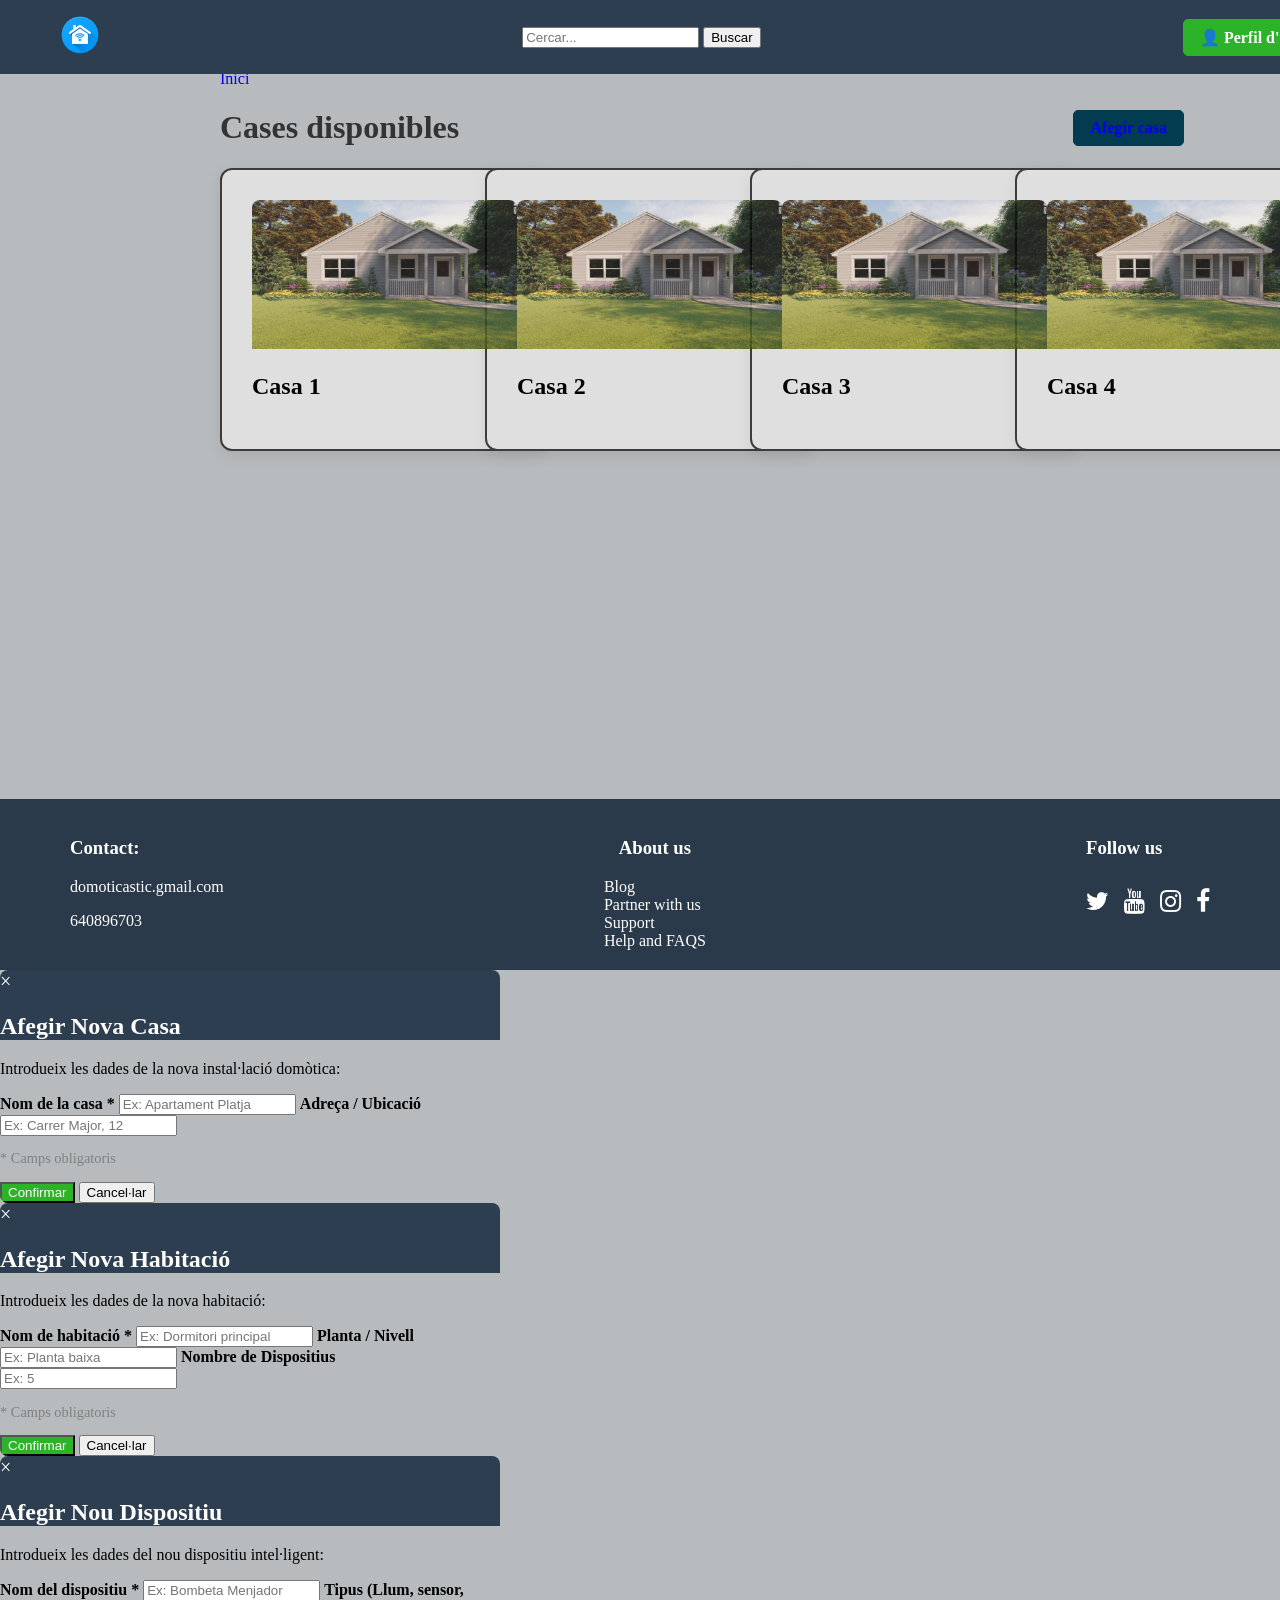
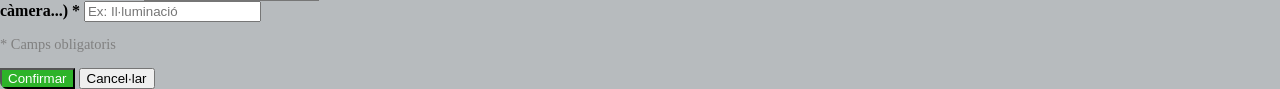
<file: inici.html>
<!DOCTYPE html>
<html lang="ca">
  <head>
    <meta name="viewport" content="width=device-width, initial-scale=1">
    <link rel="stylesheet" href="https://www.w3schools.com/w3css/5/w3.css">
    <link rel="stylesheet" href="https://cdnjs.cloudflare.com/ajax/libs/font-awesome/4.7.0/css/font-awesome.min.css">
    
    <link rel="stylesheet" href="styles.css" />
    <title>Inici</title>
  </head>
  
  <body>
    <div class="wrapper">
      <header>
        
	<a href="main.html"> <img src="domotica.png" alt="logo" height="40" width="40"> </a>
	
	<form>
          <input type="text" name="buscar" placeholder="Cercar..."></input>
          <button type="submit">Buscar</button>
	</form>
	
	<a href="perfil.html" class="boto-perfil">👤 Perfil d'usuari</a>
	
            </header>
      <div id="mySidebar" class="w3-sidebar w3-bar-block w3-card w3-collapse" style="top: 70.5px; bottom: 186px; display: none; z-index: 1;">
        <div class="w3-bar-item w3-button" onclick="myAccFunc()">
	  <a href="main.html">Casa 1</a> <i class="fa fa-caret-down"></i></div>
	<div id="demoAcc" class="w3-hide w3-white w3-card-4">
	  <a href="habitació1.html" class="w3-bar-item w3-button">Cuina</a>
	  <a href="habitació1.html" class="w3-bar-item w3-button">Menjador</a>
	  <a href="habitació1.html" class="w3-bar-item w3-button">Lavabo 1</a>
	  <a href="habitació1.html" class="w3-bar-item w3-button">Lavabo 2</a>
	  <a href="habitació1.html" class="w3-bar-item w3-button">Dormitori 1</a>
	  <a href="habitació1.html" class="w3-bar-item w3-button">Dormitori 2</a>
	  <a href="habitació1.html" class="w3-bar-item w3-button">Dormitori 3</a>
	  <a href="habitació1.html" class="w3-bar-item w3-button">Balcó</a>
	</div>
	<div class="w3-bar-item w3-button" onclick="myAccFunc2()">
	  <a href="casa2.html">Casa 2</a> <i class="fa fa-caret-down"></i></div>
	<div id="demoAcc2" class="w3-hide w3-white w3-card-4">
	  <a href="habitació1.html" class="w3-bar-item w3-button">Cuina</a>
	  <a href="habitació1.html" class="w3-bar-item w3-button">Menjador</a>
	  <a href="habitació1.html" class="w3-bar-item w3-button">Lavabo </a>
	  <a href="habitació1.html" class="w3-bar-item w3-button">Dormitori 1</a>
	  <a href="habitació1.html" class="w3-bar-item w3-button">Dormitori 2</a>
	</div>
	<div class="w3-bar-item w3-button" onclick="myAccFunc3()">
	  <a href="main.html">Casa 3</a> <i class="fa fa-caret-down"></i></div>
	<div id="demoAcc3" class="w3-hide w3-white w3-card-4">
	  <a href="habitació1.html" class="w3-bar-item w3-button">Cuina</a>
	  <a href="habitació1.html" class="w3-bar-item w3-button">Menjador</a>
	  <a href="habitació1.html" class="w3-bar-item w3-button">Dormitori 1</a>
	  <a href="habitació1.html" class="w3-bar-item w3-button">Lavabo</a>
	</div>
	<div class="w3-bar-item w3-button" onclick="myAccFunc4()">
	  <a href="main.html">Casa 4</a> <i class="fa fa-caret-down"></i></div>
	<div id="demoAcc4" class="w3-hide w3-white w3-card-4">
	  <a href="habitació1.html" class="w3-bar-item w3-button">Cuina</a>
	  <a href="habitació1.html" class="w3-bar-item w3-button">Menjador</a>
	  <a href="habitació1.html" class="w3-bar-item w3-button">Dormitori 1</a>
	  <a href="habitació1.html" class="w3-bar-item w3-button">Lavabo</a>
	  <a href="habitació1.html" class="w3-bar-item w3-button">Balcó</a>
	</div>
      </div>
      
      <div class="w3-col">
	<main>
	  <div class="fil-ariadna" style="color: black;">
            <a href="inici.html">Inici</a>
	  </div>
	  
	  <div class="main-top-bar">
            <h1>Cases disponibles</h1>
            <nav class="menu-add" style="margin-right: 6em">
              <ul>
		          <li class="afegir">
                    <a href="#" onclick="document.getElementById('modalCasa').style.display='block'">Afegir casa</a>
		            </li>
              </ul>
            </nav>
	  </div>
	  
	  <div class="grid-habitacions">
            
            <section class="habitacio-card" style="width:100%; max-width:320px;" onclick="window.location.href='main.html'">
              <div class="w3-card-4 test">
		<img src="casa1.jpeg" alt="Habitació" style="width:100%; opacity:0.85; border-radius: 8px 8px 0 0;">
		<div class="w3-container w3-center">
		  <h2><b>Casa 1</b></h2>    
		</div>
              </div>
            </section>
	    
            <section class="habitacio-card" style="width:100%; max-width:320px;" onclick="window.location.href='casa2.html'">
              <div class="w3-card-4 test">
		<img src="casa1.jpeg" alt="Habitació" style="width:100%; opacity:0.85; border-radius: 8px 8px 0 0;">
		<div class="w3-container w3-center">
		  <h2><b>Casa 2</b></h2>    
		</div>
              </div>
            </section>
	    
            <section class="habitacio-card" style="width:100%; max-width:320px;" onclick="window.location.href='main.html'">
              <div class="w3-card-4 test">
		<img src="casa1.jpeg" alt="Habitació" style="width:100%; opacity:0.85; border-radius: 8px 8px 0 0;">
            <div class="w3-container w3-center">
              <h2><b>Casa 3</b></h2>    
            </div>
              </div>
            </section>
	    
            <section class="habitacio-card" style="width:100%; max-width:320px;" onclick="window.location.href='main.html'">
              <div class="w3-card-4 test">
		<img src="casa1.jpeg" alt="Habitació" style="width:100%; opacity:0.85; border-radius: 8px 8px 0 0;">
		<div class="w3-container w3-center">
		  <h2><b>Casa 4</b></h2>    
		</div>
              </div>
            </section>
	    
	  </div> 
	</main>
      </div>
      
      <footer class="footer" >
	<div class="footer_contact">
          <h3>Contact:</h3>
          <p>domoticastic.gmail.com
          </p>
          <p>640896703</p>
        </div>
	<div class="footer_section">
          <h3>About us</h3>
	  <ul class="footer_links">
          <li>
            <a href="/US/about"> Blog </a>
          </li>
          <li>
            <a href="/US/about"> Partner with us </a>
          </li>
          <li>
            <a href="/US/about"> Support </a>
          </li>
          <li>
            <a href="/US/about"> Help and FAQS </a>
          </li>
	  </ul>
	</div>
	<div class="footer_socialmedia">
	  <h3>Follow us</h3>
	  <ul class="footer_icons">
            <li>
              <a href="https://x.com" target="_blank"><i class="fa fa-brands fa-twitter"></i></a>                
            </li>
            <li>
              <a href="https://youtube.com" target="_blank"> <i class="fa fa-brands fa-youtube"></i></a> 
            </li>
            <li>
              <a href="https://instagram.com" target="_blank"> <i class="fa fa-brands fa-instagram"></i></a>
        </li>
            <li>
              <a href="https://facebook.com" target="_blank"><i class="fa fa-brands fa-facebook"></i></a>
            </li>
	  </ul>
	</div>
	
    </footer>
      
    </div>
    <div id="modalCasa" class="w3-modal">
      <div class="w3-modal-content w3-card-4 w3-animate-top" style="max-width:500px; border-radius: 8px; overflow: hidden;">
	
	<div class="w3-container" style="background-color: rgb(44, 62, 80); color: white;"> 
          <span onclick="document.getElementById('modalCasa').style.display='none'" 
        class="w3-button w3-display-topright" style="font-size: 20px;">&times;</span>
          <h2>Afegir Nova Casa</h2>
	</div>
	
	<div class="w3-container w3-padding-16">
          <p style="margin-top: 0;">Introdueix les dades de la nova instal·lació domòtica:</p>
          
          <label><b>Nom de la casa *</b></label>
          <input class="w3-input w3-border w3-margin-bottom w3-round" type="text" placeholder="Ex: Apartament Platja">
          
          <label><b>Adreça / Ubicació</b></label>
        <input class="w3-input w3-border w3-round" type="text" placeholder="Ex: Carrer Major, 12">
          <p style="font-size: 0.9em; color: gray;">* Camps obligatoris</p>
	</div>
	
	<div class="w3-container w3-padding-16 w3-light-grey w3-center">
          <button onclick="document.getElementById('modalCasa').style.display='none'" class="w3-button w3-round" style="background-color: rgb(45, 179, 41); color: white;">Confirmar</button>
        <button onclick="document.getElementById('modalCasa').style.display='none'" class="w3-button w3-red w3-round">Cancel·lar</button>
	</div>
	
      </div>
    </div>
    
    <div id="modalHabitacio" class="w3-modal">
      <div class="w3-modal-content w3-card-4 w3-animate-top" style="max-width:500px; border-radius: 8px; overflow: hidden;">
	
	<div class="w3-container" style="background-color: rgb(44, 62, 80); color: white;"> 
          <span onclick="document.getElementById('modalHabitacio').style.display='none'" 
		class="w3-button w3-display-topright" style="font-size: 20px;">&times;</span>
          <h2>Afegir Nova Habitació</h2>
	</div>
	
      <div class="w3-container w3-padding-16">
        <p style="margin-top: 0;">Introdueix les dades de la nova habitació:</p>
        
        <label><b>Nom de habitació *</b></label>
        <input class="w3-input w3-border w3-margin-bottom w3-round" type="text" placeholder="Ex: Dormitori principal">
        
        <label><b>Planta / Nivell</b></label>
        <input class="w3-input w3-border w3-round w3-margin-bottom" type="text" placeholder="Ex: Planta baixa">
	
        <label><b>Nombre de Dispositius</b></label>
        <input class="w3-input w3-border w3-round" type="text" placeholder="Ex: 5">
        <p style="font-size: 0.9em; color: gray;">* Camps obligatoris</p>
      </div>
      
      <div class="w3-container w3-padding-16 w3-light-grey w3-center">
        <button onclick="document.getElementById('modalHabitacio').style.display='none'" class="w3-button w3-round" style="background-color: rgb(45, 179, 41); color: white;">Confirmar</button>
        <button onclick="document.getElementById('modalHabitacio').style.display='none'" class="w3-button w3-red w3-round">Cancel·lar</button>
      </div>
      
    </div>
    </div>

    <div id="modalDispositiu" class="w3-modal">
      <div class="w3-modal-content w3-card-4 w3-animate-top" style="max-width:500px; border-radius: 8px; overflow: hidden;">
	
	<div class="w3-container" style="background-color: rgb(44, 62, 80); color: white;"> 
          <span onclick="document.getElementById('modalDispositiu').style.display='none'" 
		class="w3-button w3-display-topright" style="font-size: 20px;">&times;</span>
          <h2>Afegir Nou Dispositiu</h2>
	</div>
	
	<div class="w3-container w3-padding-16">
          <p style="margin-top: 0;">Introdueix les dades del nou dispositiu intel·ligent:</p>
          
          <label><b>Nom del dispositiu *</b></label>
          <input class="w3-input w3-border w3-margin-bottom w3-round" type="text" placeholder="Ex: Bombeta Menjador">
          
          <label><b>Tipus (Llum, sensor, càmera...) *</b></label>
          <input class="w3-input w3-border w3-round" type="text" placeholder="Ex: Il·luminació">
          <p style="font-size: 0.9em; color: gray;">* Camps obligatoris</p>
	</div>
	
      <div class="w3-container w3-padding-16 w3-light-grey w3-center">
        <button onclick="document.getElementById('modalDispositiu').style.display='none'" class="w3-button w3-round" style="background-color: rgb(45, 179, 41); color: white;">Confirmar</button>
        <button onclick="document.getElementById('modalDispositiu').style.display='none'" class="w3-button w3-red w3-round">Cancel·lar</button>
      </div>
      
      </div>
      
      <script src="script.js"></script>    </div>
  </body>
</html>
</file>
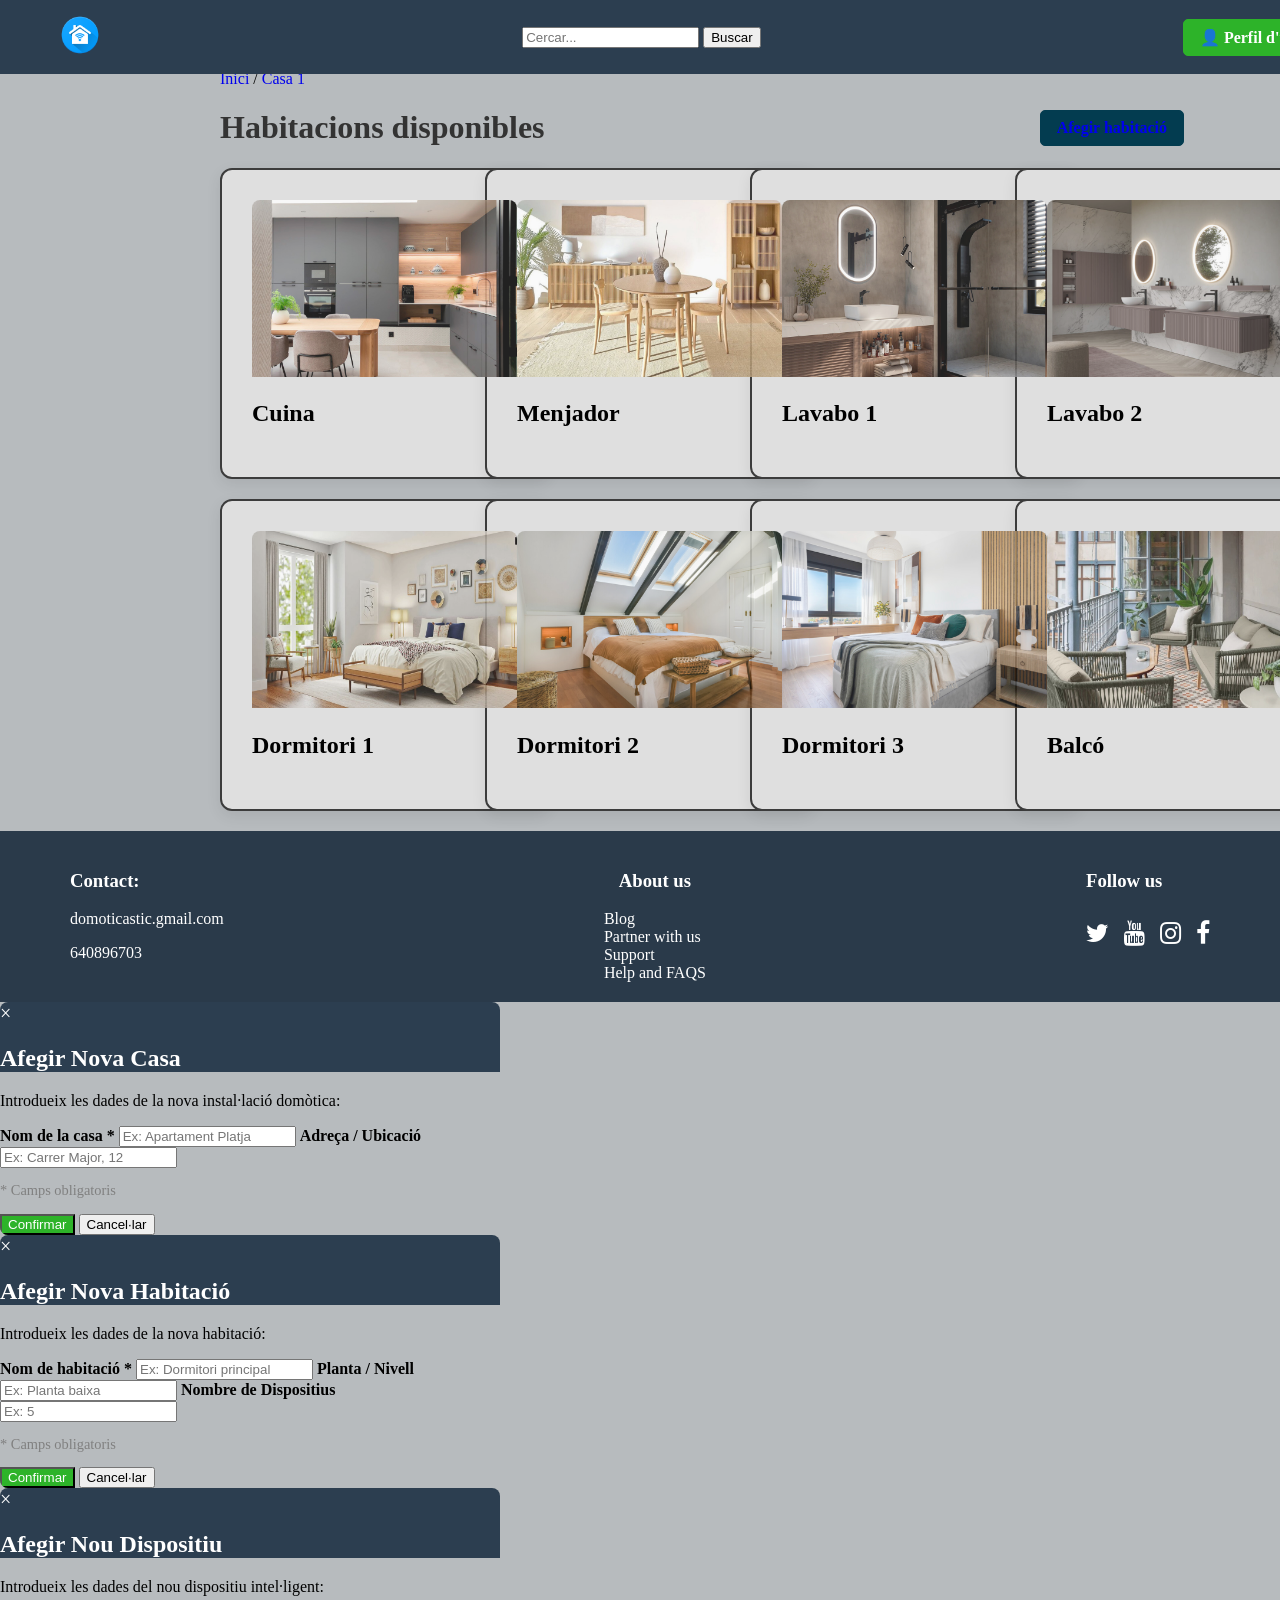
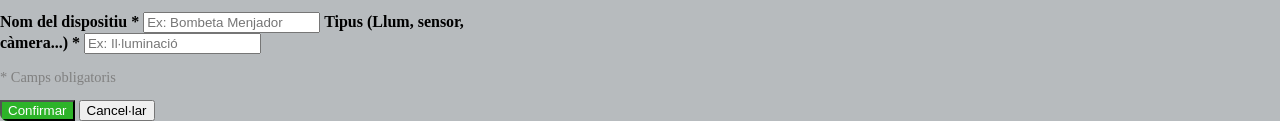
<file: main.html>
<!DOCTYPE html>
<html lang="ca">
  <head>
    <meta name="viewport" content="width=device-width, initial-scale=1">
    <link rel="stylesheet" href="https://www.w3schools.com/w3css/5/w3.css">
    <link rel="stylesheet" href="https://cdnjs.cloudflare.com/ajax/libs/font-awesome/4.7.0/css/font-awesome.min.css">
    
    <link rel="stylesheet" href="styles.css" />
    <title>Inici</title>
  </head>
  
  <body>
    <div class="wrapper">
      <header>
        
	<a href="main.html"> <img src="domotica.png" alt="logo" height="40" width="40"> </a>
	
	<form>
          <input type="text" name="buscar" placeholder="Cercar..."></input>
          <button type="submit">Buscar</button>
	</form>
	
	<a href="perfil.html" class="boto-perfil" >👤 Perfil d'usuari</a>
	
            </header>
      <div id="mySidebar" class="w3-sidebar w3-bar-block w3-card w3-collapse" style="top: 70.5px; bottom: 186px; display: none; z-index: 1;">
        <div class="w3-bar-item w3-button" onclick="myAccFunc()">
	  <a href="main.html">Casa 1</a> <i class="fa fa-caret-down"></i></div>
	<div id="demoAcc" class="w3-hide w3-white w3-card-4">
	  <a href="habitació1.html" class="w3-bar-item w3-button">Cuina</a>
	  <a href="habitació1.html" class="w3-bar-item w3-button">Menjador</a>
	  <a href="habitació1.html" class="w3-bar-item w3-button">Lavabo 1</a>
	  <a href="habitació1.html" class="w3-bar-item w3-button">Lavabo 2</a>
	  <a href="habitació1.html" class="w3-bar-item w3-button">Dormitori 1</a>
	  <a href="habitació1.html" class="w3-bar-item w3-button">Dormitori 2</a>
	  <a href="habitació1.html" class="w3-bar-item w3-button">Dormitori 3</a>
	  <a href="habitació1.html" class="w3-bar-item w3-button">Balcó</a>
	</div>
	<div class="w3-bar-item w3-button" onclick="myAccFunc2()">
	  <a href="casa2.html">Casa 2</a> <i class="fa fa-caret-down"></i></div>
	<div id="demoAcc2" class="w3-hide w3-white w3-card-4">
	  <a href="habitació1.html" class="w3-bar-item w3-button">Cuina</a>
	  <a href="habitació1.html" class="w3-bar-item w3-button">Menjador</a>
	  <a href="habitació1.html" class="w3-bar-item w3-button">Lavabo </a>
	  <a href="habitació1.html" class="w3-bar-item w3-button">Dormitori 1</a>
	  <a href="habitació1.html" class="w3-bar-item w3-button">Dormitori 2</a>
	</div>
	<div class="w3-bar-item w3-button" onclick="myAccFunc3()">
	  <a href="main.html">Casa 3</a> <i class="fa fa-caret-down"></i></div>
	<div id="demoAcc3" class="w3-hide w3-white w3-card-4">
	  <a href="habitació1.html" class="w3-bar-item w3-button">Cuina</a>
	  <a href="habitació1.html" class="w3-bar-item w3-button">Menjador</a>
	  <a href="habitació1.html" class="w3-bar-item w3-button">Dormitori 1</a>
	  <a href="habitació1.html" class="w3-bar-item w3-button">Lavabo</a>
	</div>
	<div class="w3-bar-item w3-button" onclick="myAccFunc4()">
	  <a href="main.html">Casa 4</a> <i class="fa fa-caret-down"></i></div>
	<div id="demoAcc4" class="w3-hide w3-white w3-card-4">
	  <a href="habitació1.html" class="w3-bar-item w3-button">Cuina</a>
	  <a href="habitació1.html" class="w3-bar-item w3-button">Menjador</a>
	  <a href="habitació1.html" class="w3-bar-item w3-button">Dormitori 1</a>
	  <a href="habitació1.html" class="w3-bar-item w3-button">Lavabo</a>
	  <a href="habitació1.html" class="w3-bar-item w3-button">Balcó</a>
	</div>
      </div>
      
      <div class="w3-col">
	<main>
	  <div class="fil-ariadna" style="color: black;">
            <a href="inici.html">Inici</a> / <a href="main.html">Casa 1</a>
	  </div>
	  
	  <div class="main-top-bar">
            <h1>Habitacions disponibles</h1>
            <nav class="menu-add" style="margin-right: 6em">
              <ul>
		<li class="afegir">
		    <a href="#" onclick="document.getElementById('modalHabitacio').style.display='block'">Afegir habitació</a>
		</li>
              </ul>
            </nav>
	  </div>
	  
	  <div class="grid-habitacions">
            
            <section class="habitacio-card" style="width:100%; max-width:320px;" onclick="window.location.href='habitació1.html'">
              <div class="w3-card-4 test">
		<img src="cocina.jpg" alt="Habitació" style="width:100%; opacity:0.85; border-radius: 8px 8px 0 0;">
		<div class="w3-container w3-center">
		  <h2><b> Cuina</b></h2>    
		</div>
              </div>
            </section>
	    
            <section class="habitacio-card" style="width:100%; max-width:320px;" onclick="window.location.href='habitació1.html'">
              <div class="w3-card-4 test">
		<img src="comedor.jpg" alt="Habitació" style="width:100%; opacity:0.85; border-radius: 8px 8px 0 0;">
		<div class="w3-container w3-center">
		  <h2><b> Menjador </b></h2>    
		</div>
              </div>
            </section>
	    
            <section class="habitacio-card" style="width:100%; max-width:320px;" onclick="window.location.href='habitació1.html'">
              <div class="w3-card-4 test">
		<img src="baño1.jpg" alt="Habitació" style="width:100%; opacity:0.85; border-radius: 8px 8px 0 0;">
		<div class="w3-container w3-center">
		  <h2><b>Lavabo 1</b></h2>    
		</div>
              </div>
            </section>
	    
            <section class="habitacio-card" style="width:100%; max-width:320px;" onclick="window.location.href='habitació1.html'">
              <div class="w3-card-4 test">
		<img src="baño2.jpg" alt="Habitació" style="width:100%; opacity:0.85; border-radius: 8px 8px 0 0;">
		<div class="w3-container w3-center">
		  <h2><b>Lavabo 2</b></h2>    
		</div>
              </div>
            </section>
            
            <section class="habitacio-card" style="width:100%; max-width:320px;" onclick="window.location.href='habitació1.html'">
              <div class="w3-card-4 test">
		<img src="dormitorio1.jpg" alt="Habitació" style="width:100%; opacity:0.85; border-radius: 8px 8px 0 0;">
		<div class="w3-container w3-center">
		  <h2><b>Dormitori 1</b></h2>    
		</div>
              </div>
            </section>
	    
            <section class="habitacio-card" style="width:100%; max-width:320px;" onclick="window.location.href='habitació1.html'">
              <div class="w3-card-4 test">
		<img src="dormitorio2.jpg" alt="Habitació" style="width:100%; opacity:0.85; border-radius: 8px 8px 0 0;">
		<div class="w3-container w3-center">
		  <h2><b>Dormitori 2</b></h2>    
		</div>
              </div>
            </section>
	    
            <section class="habitacio-card" style="width:100%; max-width:320px;" onclick="window.location.href='habitació1.html'">
              <div class="w3-card-4 test">
		<img src="dormitorio3.jpg" alt="Habitació" style="width:100%; opacity:0.85; border-radius: 8px 8px 0 0;">
      <div class="w3-container w3-center">
      <h2><b>Dormitori 3</b></h2>    
            </div>
              </div>
            </section>
	    
            <section class="habitacio-card" style="width:100%; max-width:320px;" onclick="window.location.href='habitació1.html'">
              <div class="w3-card-4 test">
		<img src="balcon.jpg" alt="Habitació" style="width:100%; opacity:0.85; border-radius: 8px 8px 0 0;">
		<div class="w3-container w3-center">
		  <h2><b>Balcó</b></h2>    
		</div>
              </div>
            </section>
	    
	  </div> 
	</main>
      </div>
      
      <footer class="footer" >
	<div class="footer_contact">
          <h3>Contact:</h3>
          <p>domoticastic.gmail.com
          </p>
          <p>640896703</p>
        </div>
	<div class="footer_section">
          <h3>About us</h3>
	  <ul class="footer_links">
          <li>
            <a href="/US/about"> Blog </a>
          </li>
          <li>
            <a href="/US/about"> Partner with us </a>
          </li>
          <li>
            <a href="/US/about"> Support </a>
          </li>
          <li>
            <a href="/US/about"> Help and FAQS </a>
          </li>
	  </ul>
	</div>
	<div class="footer_socialmedia">
	  <h3>Follow us</h3>
	  <ul class="footer_icons">
            <li>
              <a href="https://x.com" target="_blank"><i class="fa fa-brands fa-twitter"></i></a>                
            </li>
            <li>
              <a href="https://youtube.com" target="_blank"> <i class="fa fa-brands fa-youtube"></i></a> 
            </li>
            <li>
              <a href="https://instagram.com" target="_blank"> <i class="fa fa-brands fa-instagram"></i></a>
        </li>
            <li>
              <a href="https://facebook.com" target="_blank"><i class="fa fa-brands fa-facebook"></i></a>
            </li>
	  </ul>
	</div>
	
    </footer>
      
    </div>
    <div id="modalCasa" class="w3-modal">
      <div class="w3-modal-content w3-card-4 w3-animate-top" style="max-width:500px; border-radius: 8px; overflow: hidden;">
	
	<div class="w3-container" style="background-color: rgb(44, 62, 80); color: white;"> 
          <span onclick="document.getElementById('modalCasa').style.display='none'" 
        class="w3-button w3-display-topright" style="font-size: 20px;">&times;</span>
          <h2>Afegir Nova Casa</h2>
	</div>
	
	<div class="w3-container w3-padding-16">
          <p style="margin-top: 0;">Introdueix les dades de la nova instal·lació domòtica:</p>
          
          <label><b>Nom de la casa *</b></label>
          <input class="w3-input w3-border w3-margin-bottom w3-round" type="text" placeholder="Ex: Apartament Platja">
          
          <label><b>Adreça / Ubicació</b></label>
        <input class="w3-input w3-border w3-round" type="text" placeholder="Ex: Carrer Major, 12">
          <p style="font-size: 0.9em; color: gray;">* Camps obligatoris</p>
	</div>
	
	<div class="w3-container w3-padding-16 w3-light-grey w3-center">
          <button onclick="document.getElementById('modalCasa').style.display='none'" class="w3-button w3-round" style="background-color: rgb(45, 179, 41); color: white;">Confirmar</button>
        <button onclick="document.getElementById('modalCasa').style.display='none'" class="w3-button w3-red w3-round">Cancel·lar</button>
	</div>
	
      </div>
    </div>
    
    <div id="modalHabitacio" class="w3-modal">
      <div class="w3-modal-content w3-card-4 w3-animate-top" style="max-width:500px; border-radius: 8px; overflow: hidden;">
	
	<div class="w3-container" style="background-color: rgb(44, 62, 80); color: white;"> 
          <span onclick="document.getElementById('modalHabitacio').style.display='none'" 
		class="w3-button w3-display-topright" style="font-size: 20px;">&times;</span>
          <h2>Afegir Nova Habitació</h2>
	</div>
	
      <div class="w3-container w3-padding-16">
        <p style="margin-top: 0;">Introdueix les dades de la nova habitació:</p>
        
        <label><b>Nom de habitació *</b></label>
        <input class="w3-input w3-border w3-margin-bottom w3-round" type="text" placeholder="Ex: Dormitori principal">
        
        <label><b>Planta / Nivell</b></label>
        <input class="w3-input w3-border w3-round w3-margin-bottom" type="text" placeholder="Ex: Planta baixa">
	
        <label><b>Nombre de Dispositius</b></label>
        <input class="w3-input w3-border w3-round" type="text" placeholder="Ex: 5">
        <p style="font-size: 0.9em; color: gray;">* Camps obligatoris</p>
      </div>
      
      <div class="w3-container w3-padding-16 w3-light-grey w3-center">
        <button onclick="document.getElementById('modalHabitacio').style.display='none'" class="w3-button w3-round" style="background-color: rgb(45, 179, 41); color: white;">Confirmar</button>
        <button onclick="document.getElementById('modalHabitacio').style.display='none'" class="w3-button w3-red w3-round">Cancel·lar</button>
      </div>
      
    </div>
    </div>

    <div id="modalDispositiu" class="w3-modal">
      <div class="w3-modal-content w3-card-4 w3-animate-top" style="max-width:500px; border-radius: 8px; overflow: hidden;">
	
	<div class="w3-container" style="background-color: rgb(44, 62, 80); color: white;"> 
          <span onclick="document.getElementById('modalDispositiu').style.display='none'" 
		class="w3-button w3-display-topright" style="font-size: 20px;">&times;</span>
          <h2>Afegir Nou Dispositiu</h2>
	</div>
	
	<div class="w3-container w3-padding-16">
          <p style="margin-top: 0;">Introdueix les dades del nou dispositiu intel·ligent:</p>
          
          <label><b>Nom del dispositiu *</b></label>
          <input class="w3-input w3-border w3-margin-bottom w3-round" type="text" placeholder="Ex: Bombeta Menjador">
          
          <label><b>Tipus (Llum, sensor, càmera...) *</b></label>
          <input class="w3-input w3-border w3-round" type="text" placeholder="Ex: Il·luminació">
          <p style="font-size: 0.9em; color: gray;">* Camps obligatoris</p>
	</div>
	
      <div class="w3-container w3-padding-16 w3-light-grey w3-center">
        <button onclick="document.getElementById('modalDispositiu').style.display='none'" class="w3-button w3-round" style="background-color: rgb(45, 179, 41); color: white;">Confirmar</button>
        <button onclick="document.getElementById('modalDispositiu').style.display='none'" class="w3-button w3-red w3-round">Cancel·lar</button>
      </div>
      
      </div>
      
      <script src="script.js"></script>    </div>
  </body>
</html>
</file>
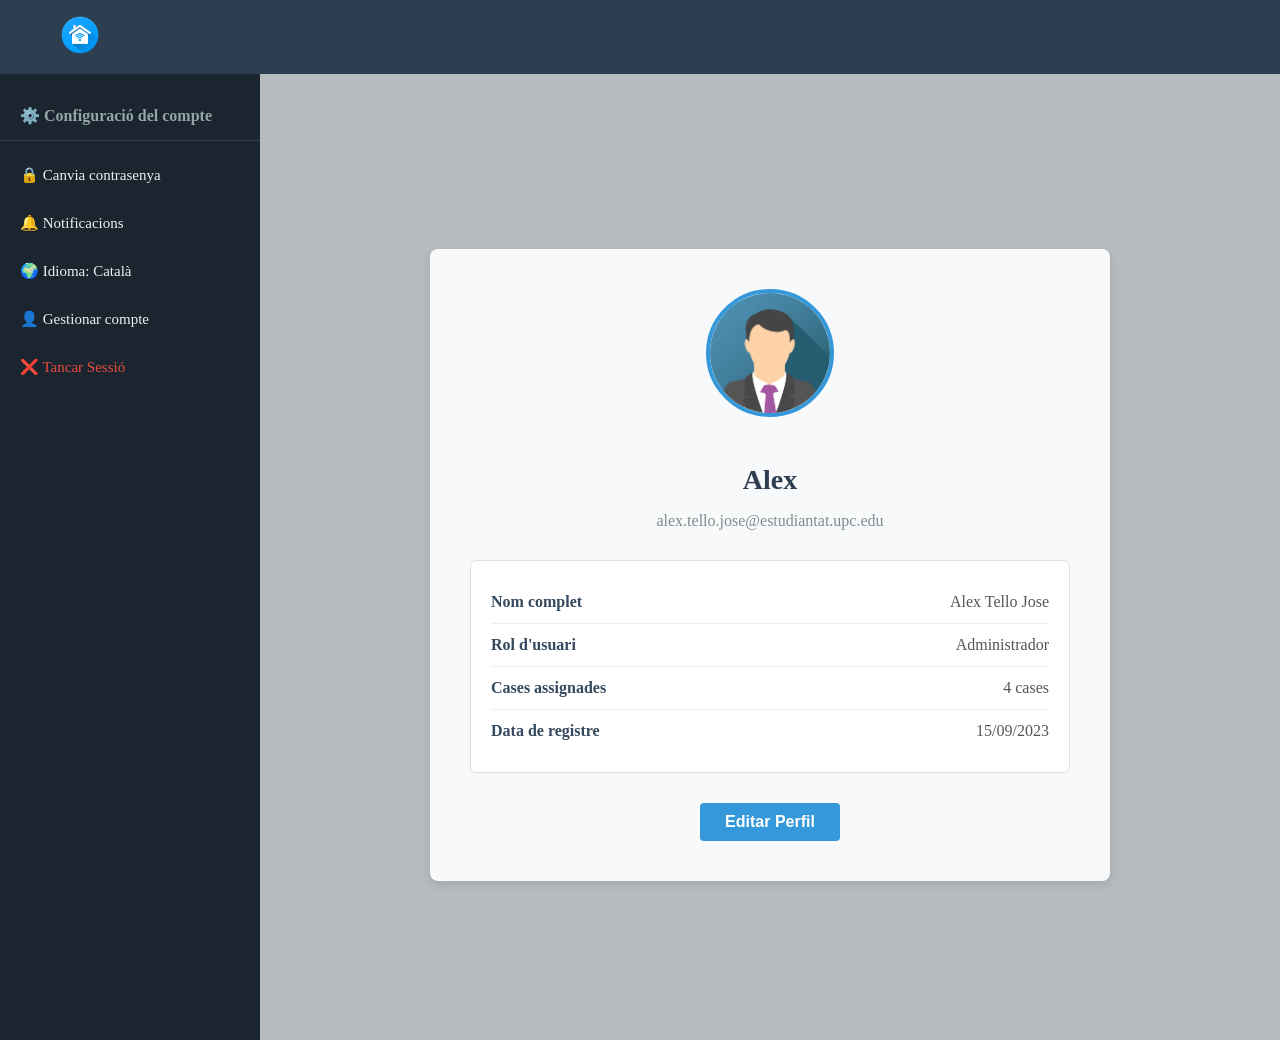
<file: perfil.html>
<!DOCTYPE html>
<html lang="ca">
<head>
  <meta charset="UTF-8">
  <meta name="viewport" content="width=device-width, initial-scale=1.0">
  <title>Perfil d'usuari</title>
  <link rel="stylesheet" href="https://cdnjs.cloudflare.com/ajax/libs/font-awesome/6.4.0/css/all.min.css">
  <link rel="stylesheet" href="styles.css">
</head>
<body>

  <header>
	<a href="main.html"> <img src="domotica.png" alt="logo" height="40" width="40"> </a>
    <div style="font-weight: bold; font-size: 18px; color: white;"></div>
    <div style="width: 40px;"></div> 
  </header>

  <div class="wrapper">
    <div class="app-container">
      
      <nav class="sidebar-perfil">
        <div class="perfil-config">
          <h3>⚙️ Configuració del compte</h3>
          <ul class="lista-config">
            <li><a href="#">🔒 Canvia contrasenya</a></li>
            <li><a href="#">🔔 Notificacions</a></li>
            <li><a href="#">🌍 Idioma: Català</a></li>
            <li><a href="#">👤 Gestionar compte</a></li>
            <li class="logout"><a href="#">❌ Tancar Sessió</a></li>
          </ul>
        </div>
      </nav>

      <main class="main-content-perfil">
        <div class="perfil-card">
          <img src="foto_perfil.png" alt="Avatar" class="perfil-imatge" onerror="this.src='https://via.placeholder.com/150'">
          
          <h2>Alex</h2>
          <p class="correu">alex.tello.jose@estudiantat.upc.edu</p>

          <div class="perfil-detalls">
            <div class="detall-item">
              <span class="detall-label">Nom complet</span>
              <span class="detall-valor">Alex Tello Jose</span>
            </div>
            <div class="detall-item">
              <span class="detall-label">Rol d'usuari</span>
              <span class="detall-valor">Administrador</span>
            </div>
            <div class="detall-item">
              <span class="detall-label">Cases assignades</span>
              <span class="detall-valor">4 cases</span>
            </div>
            <div class="detall-item">
              <span class="detall-label">Data de registre</span>
              <span class="detall-valor">15/09/2023</span>
            </div>
          </div>

          <button class="btn-editar">Editar Perfil</button>
        </div>
      </main>

    </div>
  </div>

</body>
</html>
</file>
<file: styles.css>
h1 {
  color: rgb(51, 51, 51);
}

a {
  text-decoration: none;
}
body {
  background-color: rgb(183, 187, 190);
  display: flex;
  flex-direction: column;
  margin: 0;
  margin-top: 70px;
 }
 /*Fa que el main arrastri al footer*/
main{
    flex: 1;
    z-index: 1;
}
ul{
    list-style: none;
    padding: 0;
    margin: 0; 
}
header {
  background-color: rgb(44, 62, 80);
  display: flex;
  justify-content: space-between;
  align-items: center;
  padding: 15px 60px;
  position: fixed;
  width: 100%;
  top: 0;
  z-index: 100;
}

.wrapper{
    display: flex;
    flex-direction: column;
    min-height: 100vh; 
}
/* ==========================================================================
                                   FOOTER
   ========================================================================== */
footer{
    background-color: rgb(42, 58, 74);
    color: white;
    padding: 20px 20px; /* Añadir 20px de espacio en los 2 lados */
    display: flex;
    flex-direction: row; 
    z-index: 3;
    justify-content: space-around; /*Reparte exactamente el espacio entre las 3*/ 
}
.footer_section {
    display: flex;
    flex-direction: column;
    align-items: center; 
    flex: 1; /* Fa que cada secció ocupi el mateix espai horizontal */
}
.footer_socialmedia {
    margin-right: 50px;
    display: flex;/* Icones en fila */
    flex-direction: column;
}
.footer_icons{
    display: flex;
    gap: 15px;/* Espacio entre iconos */
    margin-top: 10px;
}
.footer_links a {
    color: white;
}
.footer_contact{
    margin-left: 50px;
    flex-direction: column;
    color: white;
}
.footer_icons a {
    color: rgb(255, 255, 255);
    font-size: 25px;
}

/* ==========================================================================
                                   SIDEBAR
   ========================================================================== */
.w3-col {
  margin-left: 20px;
  padding-left: 200px;
  flex: 1;
}

@media (max-width: 992px) {
  .w3-col {
    margin-left: 0;
    padding-left: 10px;
  }
}

.w3-sidebar{
  background-color: #1b2e38;  
  color: white;
  padding: 20px 10px; 
  display: flex;
  flex-direction: column; 
}
aside{
  background-color: #1e293b;  
  color: rgb(255, 255, 255);
  padding: 20px 10px; 
  display: flex;
  flex-direction: column; 
}

/* ==========================================================================
                                   AFEGIR
   ========================================================================== */
/* Barra superior: títol + botó */
.main-top-bar {
    display: flex;
    justify-content: space-between;
    align-items: center;
}

.dropbtn {
    color: white;
    padding: 8px 16px;
    border-radius: 5px;
    font-weight: bold;
    border: 1px solid rgb(3, 60, 80);
    background-color: rgb(3, 60, 80);
    margin-right: 0em;
}

/* Elimina estils per defecte de la llista */
.menu-add ul {
    list-style: none;
    margin: 0;
    padding: 0;
}

/* Contenidor del dropdown */
.dropdown {
    position: relative;
}

/* Menú desplegable */
.dropdown-content {
    display: none;
    position: absolute;  
    top: 100%;
    right: 0%;
    min-width: 150px;
    background-color:rgb(3, 60, 80);
    border: 1px solid white;
    z-index: 999;
}

/* Items del menú */
.dropdown-content li {
    padding: 8px;
    font-size: 14px;
}

/* Links */
.dropdown-content a {
    color: white;
}

/* Hover efecte */
.dropdown-content a:hover {
    background-color: #f1f1f1;
    color: #000;
}

/* Mostrar menú */
.show {
    display: block !important;
}
.afegir {
  background-color: rgb(3, 60, 80);
  color: white;
  padding: 8px 16px;
  border-radius: 5px;
  font-weight: bold;
  border: 1px solid rgb(3, 60, 80);
}
/* ==========================================================================
                                   PERFIL
   ========================================================================== */

   .boto-perfil {
    background-color: rgb(45, 179, 41);
    color: white;
    padding: 8px 16px;
    border-radius: 5px;
    font-weight: bold;
    border: 1px solid rgb(45, 179, 41);
    transition: all 0.3s ease;
  }
  
  .sidebar-perfil {
    background-color: #1a252f; 
    width: 260px;
    color: white;
    display: flex;
    flex-direction: column;
    padding-top: 20px;
    height: 950px;
  }
  
  .perfil-config h3 {
    font-size: 16px;
    padding: 0 20px 15px 20px;
    color: #95a5a6;
    border-bottom: 1px solid #2c3e50;
    margin-bottom: 10px;
  }
  
  .lista-config li a {
    display: block;
    color: #ecf0f1;
    text-decoration: none;
    padding: 15px 20px;
    font-size: 15px;
    transition: background 0.2s;
  }
  
  .lista-config li a:hover {
    background-color: #2c3e50;
    border-left: 4px solid #3498db;
  }
  
  .lista-config li.logout a {
    color: #e74c3c;
  }
  
  .lista-config li.logout a:hover {
    background-color: #3a2222;
    border-left: 4px solid #e74c3c;
  }
.app-container {
  display: flex;
  flex-direction: row;
  min-height: calc(100vh - 70px);
}

/* Donem una amplada fixa a la barra lateral */
.sidebar-perfil {
  width: 260px;
  background-color: #1a252f;
}

/* Fem que el contingut principal ocupi tota la resta de l'espai dret */
.main-content-perfil {
  flex: 1; /* Fa expandir cap a la dreta */
  display: flex;
  justify-content: center; /* Centra la card horitzontalment */
  align-items: flex-start; /* Col·loca la card a dalt */
  padding: 80px;
}
  /* Contingut principal del perfil */
  .main-content-perfil {
    flex: 1;
    padding: 30px 40px;
    overflow-y: auto;
    display: flex;
    flex-direction: column;
    align-items: center; 
  }
  
  .perfil-card {
    background-color: #f8f9fa; 
    width: 100%;
    max-width: 600px;
    border-radius: 8px;
    box-shadow: 0 4px 10px rgba(0,0,0,0.1);
    padding: 40px;
    text-align: center;
    margin-top: 20px;
  }
  
  .perfil-imatge {
    width: 120px;
    height: 120px;
    border-radius: 50%;
    object-fit: cover;
    border: 4px solid #3498db;
    margin-bottom: 20px;
  }
  
  .perfil-card h2 {
    color: #2c3e50;
    font-size: 28px;
    margin-bottom: 5px;
  }
  
  .perfil-card .correu {
    color: #7f8c8d;
    font-size: 16px;
    margin-bottom: 30px;
  }
  
  .perfil-detalls {
    text-align: left;
    background-color: #fff;
    border: 1px solid #e0e0e0;
    border-radius: 6px;
    padding: 20px;
  }
  
  .detall-item {
    display: flex;
    justify-content: space-between;
    padding: 12px 0;
    border-bottom: 1px solid #eee;
  }
  
  .detall-item:last-child {
    border-bottom: none;
  }
  
  .detall-label {
    font-weight: bold;
    color: #34495e;
  }
  
  .detall-valor {
    color: #555;
  }
  
  .btn-editar {
    margin-top: 30px;
    background-color: #3498db;
    color: white;
    border: none;
    padding: 10px 25px;
    font-size: 16px;
    border-radius: 4px;
    cursor: pointer;
    font-weight: bold;
  }
  
  .btn-editar:hover {
    background-color: #2980b9;
  }


/* ==========================================================================
                                   CARD HABITACIÓ
   ========================================================================== */
.habitacio-card {
  background-color: rgb(223, 223, 223);
  border-radius: 12px;
  padding: 30px;
  box-shadow: 0px 5px 15px rgba(0, 0, 0, 0.08); 
  border: 2px solid #3c3c3c;
  margin-bottom: 20px;
  cursor: pointer;      
  transition: transform 0.3s ease;          
}

.habitacio-card:hover {
  transform: scale(1.1);
  z-index: 10;   
}

.grid-habitacions {
  display: flex;
  flex-wrap: wrap;
}

.grid-habitacions {
  display: grid;
  grid-template-columns: repeat(4, 1fr);
}

/* ========================================
   ESTRUCTURA DISPOSITIUS
   =======================================*/

.dispositius-llista {
    margin-top: 20px;
    padding: 0 10px;
}

.dispositiu-barra {
    display: flex;
    justify-content: space-between; 
    align-items: center;
    padding: 15px 25px;
    transition: transform 0.2s, box-shadow 0.2s;
    border: 1px solid #e0e0e0;
    max-width: 95%;         /* Para que no se salga de la pantalla */
    box-sizing: border-box; /* Fundamental para que el padding no rompa el ancho */
}

.dispositiu-barra:hover {
    transform: translateY(-2px);
    box-shadow: 0 5px 15px rgba(0,0,0,0.1);
    border-color: #d0d0d0;
}

.dispositiu-barra .info-principal {
    display: flex;
    align-items: center;
    flex-grow: 1;
}

.dispositiu-barra .icono {
    font-size: 2.2em;
    margin-right: 25px;
    width: 40px; 
    text-align: center;
}

.dispositiu-barra .info-texto {
    display: flex;
    flex-direction: column;
}

.dispositiu-barra .info-texto h3 {
    margin: 0;
    font-size: 1.25em;
    font-weight: 600;
    color: #333;
}

.dispositiu-barra .info-texto p {
    margin: 4px 0 0;
    font-size: 0.9em;
    color: #777;
}

.dispositiu-barra .controles {
    display: flex;
    align-items: center;
    gap: 15px;
}
</file>
